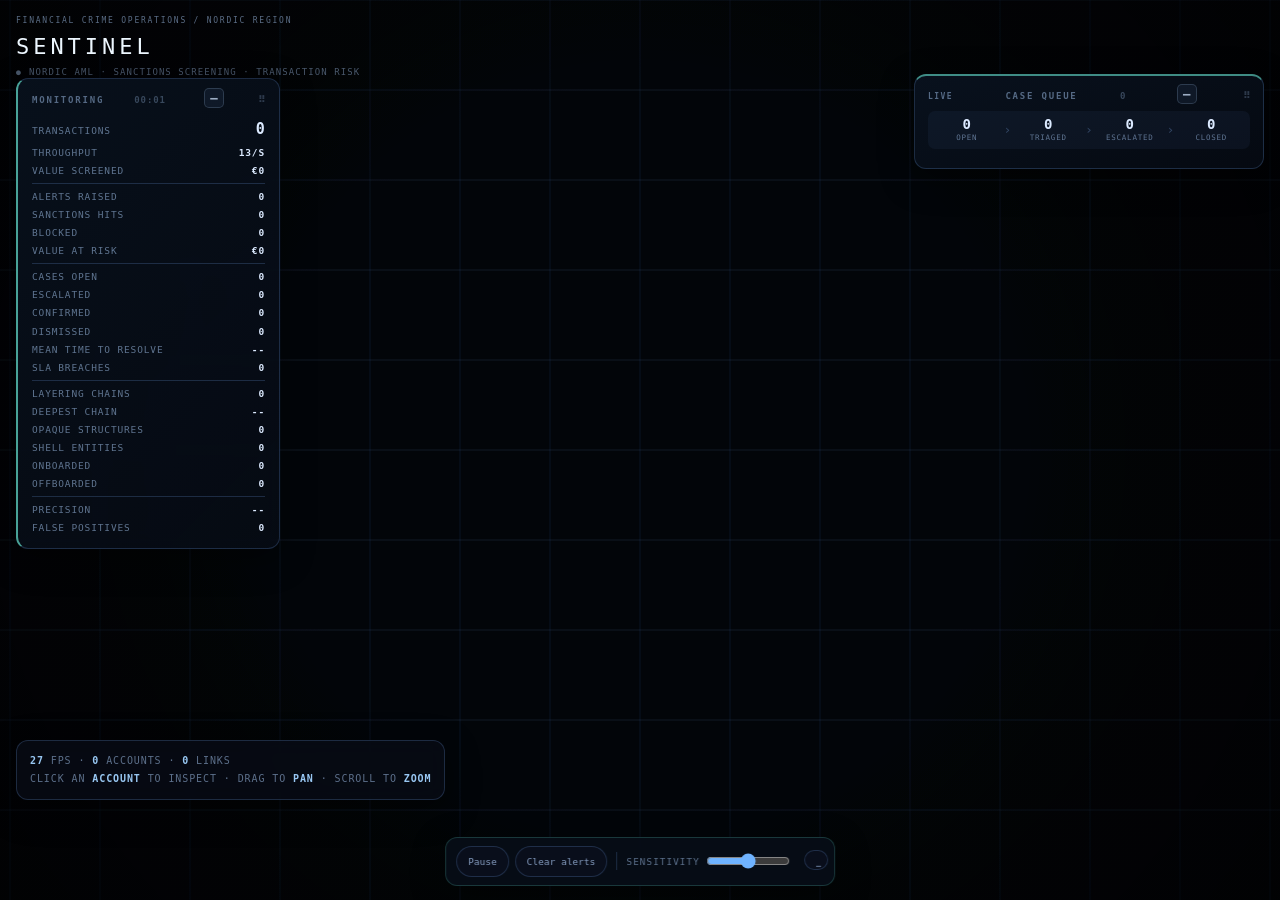
<file: Financialcrime_realtime.html>
<!DOCTYPE html>
<html lang="en">
<head>
<meta charset="UTF-8" />
<meta name="viewport" content="width=device-width, initial-scale=1.0" />
<title>Sentinel — Nordic AML &amp; Sanctions Screening</title>
<style>
  :root {
    --bg: #05070c;
    --ink: #cfe0ff;
    --dim: rgba(150, 180, 220, 0.6);
    --line: rgba(90, 130, 190, 0.28);
    --panel: rgba(8, 12, 22, 0.80);
    --crit: #ff5f6d;
    --high: #ffc857;
    --med:  #6fb3ff;
    --ok:   #4fe0a0;
  }
  * { margin: 0; padding: 0; box-sizing: border-box; }
  html, body {
    width: 100%; height: 100%;
    overflow: hidden;
    background: var(--bg);
    color: var(--ink);
    font-family: ui-monospace, SFMono-Regular, Menlo, monospace;
  }
  canvas { display: block; width: 100%; height: 100%; cursor: crosshair; }

  .panel {
    position: fixed;
    background: var(--panel);
    border: 1px solid var(--line);
    border-radius: 12px;
    backdrop-filter: blur(10px);
    padding: 11px 13px;
    font-size: 10px;
    letter-spacing: 0.09em;
    text-transform: uppercase;
    color: var(--dim);
    line-height: 1.8;
    user-select: none;
    box-shadow: 0 10px 34px rgba(0, 0, 0, 0.42);
  }
  .panel b { color: rgba(160, 210, 255, 0.95); font-weight: 600; }
  .panel h3 {
    font-size: 9px; letter-spacing: 0.2em; text-transform: uppercase;
    color: rgba(150, 180, 220, 0.55); margin-bottom: 7px; font-weight: 600;
    display: flex; justify-content: space-between; align-items: baseline;
  }
  .panel h3 em { font-style: normal; color: rgba(150, 180, 220, 0.35); letter-spacing: 0.1em; }
  .card-toggle {
    width: 20px; height: 20px; padding: 0; margin: -3px -4px 0 8px;
    border: 1px solid rgba(150, 180, 220, 0.22); border-radius: 5px;
    background: rgba(120, 160, 220, 0.08); color: rgba(210, 230, 255, 0.72);
    font: inherit; font-size: 14px; line-height: 16px; cursor: pointer;
    text-transform: none; letter-spacing: 0;
    pointer-events: auto;
  }
  .card-toggle:hover { color: var(--accent); border-color: rgba(102, 227, 208, 0.65); background: var(--accent-soft); }

  /* ---------------------------------------------------------- draggable cards */
  .panel.draggable { pointer-events: auto !important; }
  .panel.draggable h3 { cursor: grab; touch-action: none; pointer-events: auto !important; }
  .panel.draggable.dragging { cursor: grabbing; }
  .panel.draggable.dragging h3 { cursor: grabbing; }
  .panel.dragging { box-shadow: 0 18px 48px rgba(0, 0, 0, 0.6); border-color: rgba(120, 180, 255, 0.55); }
  .panel.draggable h3::after {
    content: '⠿'; margin-left: 8px; font-size: 10px; line-height: 1;
    color: rgba(150, 180, 220, 0.28); letter-spacing: 0;
  }
  .panel.draggable h3:hover::after { color: rgba(150, 180, 220, 0.6); }

  /* Collapsed: hide EVERYTHING except the header row, so live data that keeps
     streaming into the card never shows through while it is minimized. */
  .panel.card-collapsed { padding-bottom: 8px; }
  .panel.card-collapsed > :not(h3) { display: none !important; }
  .panel.card-collapsed h3 { margin-bottom: 0; }
  .panel.card-collapsed h3 > :not(.card-toggle) { display: none !important; }
  .panel.card-collapsed h3::after { display: none; }
  .panel.card-collapsed h3::before { display: none; }
  .panel.card-collapsed .card-toggle { display: block; margin: 0 0 0 auto; }

  /* ---------------------------------------------------------- title */
  #title { left: 16px; top: 14px; letter-spacing: 0.28em; pointer-events: none; }
  #title small { display: block; letter-spacing: 0.14em; color: rgba(150, 180, 220, 0.42); font-size: 9px; margin-top: 3px; }

  /* ---------------------------------------------------------- KPI strip */
  #kpis {
    left: 16px; top: 78px;
    width: 236px;
    pointer-events: none;
    padding: 8px 13px 7px;
    font-size: 9.5px;
  }
  #kpis .kpi {
    display: flex; justify-content: space-between; align-items: baseline;
    gap: 12px; padding: 0.5px 0;
  }
  #kpis .kpi span:first-child { color: rgba(150, 180, 220, 0.62); }
  #kpis .kpi span:last-child { color: #dceaff; font-weight: 600; font-variant-numeric: tabular-nums; }
  #kpis .kpi.big span:last-child { font-size: 15px; letter-spacing: 0.02em; }
  #kpis .divider { height: 1px; background: var(--line); margin: 3.5px 0; }

  /* ---------------------------------------------------------- risk mix */
  #mix { left: 16px; top: 512px; width: 236px; pointer-events: none; }
  #mix .bar {
    display: flex; height: 8px; border-radius: 4px; overflow: hidden;
    background: rgba(120, 160, 220, 0.12); margin: 4px 0 8px;
  }
  #mix .bar i { display: block; height: 100%; transition: width .4s ease; }
  #mix .legend { display: flex; flex-wrap: wrap; gap: 4px 12px; }
  #mix .legend span { display: flex; align-items: center; gap: 5px; font-size: 9px; letter-spacing: 0.06em; }
  #mix .legend i { width: 7px; height: 7px; border-radius: 2px; display: block; }
  #mix .legend b { color: #dceaff; }

  /* ---------------------------------------------------------- HUD */
  #hud { left: 16px; bottom: 100px; pointer-events: none; }

  /* ---------------------------------------------------------- alert stream */
  #feed {
    right: 16px; top: 14px;
    width: 300px;
    max-height: 40vh;
    overflow: hidden;
    text-transform: none;
    letter-spacing: 0.02em;
    font-size: 10.5px;
    line-height: 1.5;
    pointer-events: none;
  }
  #feed .item {
    display: flex; gap: 7px; align-items: baseline;
    padding: 4px 0;
    border-bottom: 1px solid rgba(90, 130, 190, 0.10);
    animation: slide 0.35s ease;
  }
  @keyframes slide { from { opacity: 0; transform: translateX(10px); } to { opacity: 1; transform: none; } }
  #feed .item .tag {
    flex: 0 0 auto; font-size: 8.5px; letter-spacing: 0.1em; text-transform: uppercase;
    padding: 1px 5px; border-radius: 4px; font-weight: 600;
  }
  #feed .item .txt { color: rgba(200, 220, 255, 0.82); }
  #feed .item .txt b { color: #e6f0ff; }
  #feed .item .amt { color: rgba(150, 180, 220, 0.55); font-size: 9.5px; }
  .t-crit { background: rgba(255, 95, 109, 0.18); color: #ff8f99; }
  .t-high { background: rgba(255, 200, 87, 0.16); color: #ffd479; }
  .t-med  { background: rgba(111, 179, 255, 0.16); color: #9ccbff; }
  .t-ok   { background: rgba(79, 224, 160, 0.14); color: #7fe0ab; }

  /* ---------------------------------------------------------- case funnel */
  #feed .funnel {
    display: flex; align-items: center; justify-content: space-between;
    gap: 2px; margin: 2px 0 8px;
    padding: 6px 4px;
    background: rgba(90, 130, 190, 0.07);
    border-radius: 7px;
  }
  #feed .funnel .stage {
    flex: 1; display: flex; flex-direction: column; align-items: center; gap: 1px;
  }
  #feed .funnel .stage .n {
    font-size: 14px; font-weight: 600; color: #dceaff; line-height: 1;
    font-variant-numeric: tabular-nums;
  }
  #feed .funnel .stage .l {
    font-size: 7.5px; letter-spacing: 0.1em; text-transform: uppercase;
    color: rgba(150, 180, 220, 0.6);
  }
  #feed .funnel .arrow { color: rgba(120, 160, 220, 0.35); font-size: 13px; }

  /* ---------------------------------------------------------- case rows */
  #case-list { display: flex; flex-direction: column; }
  #feed .case {
    padding: 5px 0 6px;
    border-bottom: 1px solid rgba(90, 130, 190, 0.10);
    transition: background .3s ease;
  }
  #feed .case.enter { animation: slide 0.35s ease; }
  #feed .case.flash { background: rgba(120, 200, 255, 0.07); }
  #feed .case .row1 {
    display: flex; align-items: center; gap: 6px; margin-bottom: 2px;
  }
  #feed .case .cid {
    font-size: 9px; color: rgba(150, 180, 220, 0.55);
    font-variant-numeric: tabular-nums;
  }
  #feed .case .cstat {
    font-size: 8px; letter-spacing: 0.09em; text-transform: uppercase;
    padding: 1px 5px; border-radius: 4px; font-weight: 600;
    background: rgba(120, 160, 220, 0.12); color: rgba(180, 205, 240, 0.85);
  }
  #feed .case .camt {
    margin-left: auto; font-size: 9.5px; color: rgba(150, 180, 220, 0.6);
    font-variant-numeric: tabular-nums;
  }
  #feed .case .row2 { color: rgba(200, 220, 255, 0.78); }
  #feed .case .row2 b { color: #e6f0ff; }
  #feed .case .sla {
    height: 2px; margin-top: 4px; border-radius: 2px;
    background: rgba(120, 160, 220, 0.12); overflow: hidden;
  }
  #feed .case .sla i { display: block; height: 100%; transition: width .3s linear; }
  #feed .case.c-open .cstat { background: rgba(111, 179, 255, 0.16); color: #9ccbff; }
  #feed .case.c-triaged .cstat { background: rgba(255, 200, 87, 0.16); color: #ffd479; }
  #feed .case.c-escalated .cstat { background: rgba(255, 95, 109, 0.18); color: #ff8f99; }
  #feed .case.c-conf .cstat { background: rgba(255, 95, 109, 0.18); color: #ff8f99; }
  #feed .case.c-dism .cstat { background: rgba(79, 224, 160, 0.14); color: #7fe0ab; }
  #feed .case.c-conf, #feed .case.c-dism { opacity: 0.62; }

  /* ---------------------------------------------------------- inspector */
  #inspector {
    right: 16px; bottom: 14px;
    width: 300px;
    max-height: 52vh;
    overflow-y: auto;
    display: none;
    text-transform: none;
    letter-spacing: 0.02em;
    font-size: 11px;
    line-height: 1.55;
    color: rgba(200, 220, 255, 0.85);
    scrollbar-width: thin;
  }
  #inspector.on { display: block; }
  #inspector h3 {
    font-size: 11px; letter-spacing: 0.14em; text-transform: uppercase;
    color: #ffe066; margin-bottom: 3px; font-weight: 600;
  }
  #inspector h3 .badge {
    font-size: 8.5px; letter-spacing: 0.1em; padding: 2px 6px; border-radius: 4px;
    background: rgba(255, 224, 102, 0.14); color: #ffe066;
  }
  #inspector .thought {
    font-style: italic;
    color: #cfe6ff;
    background: rgba(120, 200, 255, 0.08);
    border-left: 2px solid rgba(140, 200, 255, 0.6);
    padding: 6px 8px;
    border-radius: 4px;
    margin: 8px 0;
    min-height: 30px;
  }
  #inspector .grid {
    display: grid; grid-template-columns: 1fr 1fr; gap: 2px 12px; margin: 6px 0;
  }
  #inspector .grid .cell { display: flex; justify-content: space-between; gap: 8px; }
  #inspector .grid .cell span:first-child { color: rgba(150, 180, 220, 0.6); font-size: 9.5px; }
  #inspector .sect {
    font-size: 8.5px; letter-spacing: 0.18em; text-transform: uppercase;
    color: rgba(150, 180, 220, 0.45); margin: 10px 0 4px;
    border-top: 1px solid rgba(90, 130, 190, 0.16); padding-top: 7px;
  }
  #title {
    left: 16px; top: 14px; width: 390px; padding: 0;
    background: transparent; border: 0; box-shadow: none; backdrop-filter: none;
    letter-spacing: 0.22em; pointer-events: none;
  }
  #title strong { display: block; color: #edf7ff; font-size: 22px; line-height: 1.05; font-weight: 500; letter-spacing: 0.18em; }
  #title .eyebrow { display: block; color: var(--accent); font-size: 8px; letter-spacing: 0.22em; margin-bottom: 7px; }
  #title small { display: block; letter-spacing: 0.12em; color: rgba(150, 180, 220, 0.48); font-size: 9px; margin-top: 6px; }
  #title small::before { content: '●'; color: var(--accent); margin-right: 7px; font-size: 8px; }
  #inspector .sig .s { display: flex; align-items: center; gap: 8px; margin-top: 3px; }
  #inspector .sig .s > span {
    width: 264px;
    text-transform: uppercase; color: rgba(150, 180, 220, 0.65);
  }
  #inspector .sig .bar { flex: 1; height: 4px; border-radius: 2px; background: rgba(120, 160, 220, 0.16); overflow: hidden; }
  #inspector .sig .bar i { display: block; height: 100%; width: 0%; background: #7fd1ff; }
  #inspector .sig .s > em { font-style: normal; font-size: 9px; color: rgba(150, 180, 220, 0.5); width: 26px; text-align: right; }
  #inspector .hint { margin-top: 9px; color: rgba(150, 180, 220, 0.4); font-size: 9px; }

  /* ---------------------------------------------------------- controls */
  #controls {
    left: 50%; bottom: 14px; transform: translateX(-50%);
    display: flex; align-items: center; gap: 6px;
    padding: 8px 10px;
    text-transform: none; letter-spacing: 0.02em;
    flex-wrap: wrap; justify-content: center; max-width: min(820px, 66vw);
    border-color: rgba(102, 227, 208, 0.2);
    background: rgba(7, 14, 24, 0.9);
  }
  #controls button {
    border: 1px solid var(--line);
    border-radius: 999px;
    padding: 6px 11px;
    background: rgba(12, 18, 32, 0.6);
    color: rgba(180, 210, 255, 0.72);
    font: inherit; font-size: 9.5px;
    cursor: pointer;
    transition: background .15s ease, border-color .15s ease, color .15s ease;
  }
  #controls button:hover { color: #dbe9ff; border-color: rgba(120, 180, 255, 0.6); background: rgba(30, 55, 90, 0.68); }
  #controls button.on { color: #e9f4ff; border-color: rgba(130, 195, 255, 0.85); background: rgba(70, 130, 220, 0.26); }
  #controls .sep { width: 1px; height: 18px; background: var(--line); margin: 0 3px; }
  #controls label { display: flex; align-items: center; gap: 6px; color: var(--dim); font-size: 9.5px; letter-spacing: 0.1em; text-transform: uppercase; }
  #controls input[type=range] { width: 84px; accent-color: #6fb3ff; }
  #controls .card-toggle { flex: 0 0 auto; order: 10; }
  #controls.card-collapsed { min-width: 42px; width: 42px; padding: 8px; }
  #controls.card-collapsed > :not(.card-toggle) { display: none !important; }
  #controls.card-collapsed .card-toggle { display: block; margin: 0; }

  #kpis {
    width: 264px;
    padding: 12px 14px 11px;
    border-left: 2px solid rgba(102, 227, 208, 0.7);
    background: linear-gradient(135deg, rgba(8, 17, 29, 0.92), rgba(7, 12, 22, 0.78));
  }
  #mix {
    top: auto;
    bottom: 154px;
    width: 264px;
    background: var(--panel-soft);
  }
  #feed {
    top: 74px;
    width: 350px;
    max-height: 58vh;
    border-top: 2px solid rgba(102, 227, 208, 0.6);
    background: linear-gradient(160deg, rgba(9, 18, 31, 0.94), rgba(6, 11, 20, 0.86));
  }
  #feed h3::before { content: 'LIVE'; color: var(--accent); font-size: 8px; letter-spacing: 0.18em; margin-right: 10px; }
  #inspector {
    width: 350px;
    border-top: 2px solid rgba(255, 200, 87, 0.65);
    background: linear-gradient(160deg, rgba(12, 20, 34, 0.95), rgba(7, 12, 22, 0.88));
  }

  @media (max-width: 1180px) {
    #mix { display: none; }
  }
  @media (max-height: 900px) {
    #mix { display: none; }
  }
  @media (max-height: 760px) {
    #kpis .kpi:nth-child(n+11) { display: none; }
  }
  @media (max-width: 900px) {
    #feed { display: none; }
    #inspector { width: 250px; }
    #kpis { width: 200px; }
  }
</style>
</head>
<body>
<canvas id="scene"></canvas>

<div class="panel" id="title">
  <span class="eyebrow">FINANCIAL CRIME OPERATIONS / NORDIC REGION</span>
  <strong>Sentinel</strong>
  <small>Nordic AML &middot; sanctions screening &middot; transaction risk</small>
</div>

<div class="panel" id="kpis">
  <h3>Monitoring <em id="st-clock">--</em><button class="card-toggle" type="button" aria-label="Collapse monitoring card" aria-expanded="true">−</button></h3>
  <div class="kpi big"><span>transactions</span><span id="st-tx">--</span></div>
  <div class="kpi"><span>throughput</span><span id="st-rate">--</span></div>
  <div class="kpi"><span>value screened</span><span id="st-value">--</span></div>
  <div class="divider"></div>
  <div class="kpi"><span>alerts raised</span><span id="st-alerts">--</span></div>
  <div class="kpi"><span>sanctions hits</span><span id="st-sanctions">--</span></div>
  <div class="kpi"><span>blocked</span><span id="st-blocked">--</span></div>
  <div class="kpi"><span>value at risk</span><span id="st-var">--</span></div>
  <div class="divider"></div>
  <div class="kpi"><span>cases open</span><span id="st-cases">--</span></div>
  <div class="kpi"><span>escalated</span><span id="st-escalated">--</span></div>
  <div class="kpi"><span>confirmed</span><span id="st-confirmed">--</span></div>
  <div class="kpi"><span>dismissed</span><span id="st-dismissed">--</span></div>
  <div class="kpi"><span>mean time to resolve</span><span id="st-mttr">--</span></div>
  <div class="kpi"><span>SLA breaches</span><span id="st-sla">--</span></div>
  <div class="divider"></div>
  <div class="kpi"><span>layering chains</span><span id="st-chains">--</span></div>
  <div class="kpi"><span>deepest chain</span><span id="st-chainmax">--</span></div>
  <div class="kpi"><span>opaque structures</span><span id="st-opaque">--</span></div>
  <div class="kpi"><span>shell entities</span><span id="st-shells">--</span></div>
  <div class="kpi"><span>onboarded</span><span id="st-onboard">--</span></div>
  <div class="kpi"><span>offboarded</span><span id="st-exited">--</span></div>
  <div class="divider"></div>
  <div class="kpi"><span>precision</span><span id="st-prec">--</span></div>
  <div class="kpi"><span>false positives</span><span id="st-fp">--</span></div>
</div>

<div class="panel" id="mix">
  <h3>Risk distribution <button class="card-toggle" type="button" aria-label="Collapse risk distribution card" aria-expanded="true">−</button></h3>
  <div class="bar" id="mix-bar"></div>
  <div class="legend">
    <span><i style="background:#4fe0a0"></i>clear <b id="mix-clear">0</b></span>
    <span><i style="background:#6fb3ff"></i>review <b id="mix-review">0</b></span>
    <span><i style="background:#ffc857"></i>suspicious <b id="mix-susp">0</b></span>
    <span><i style="background:#ff5f6d"></i>blocked <b id="mix-block">0</b></span>
  </div>
</div>

<div class="panel" id="hud">
  <div><b id="fps">--</b> fps &middot; <b id="nodes">--</b> accounts &middot; <b id="edges">--</b> links</div>
  <div>click an <b>account</b> to inspect &middot; drag to <b>pan</b> &middot; scroll to <b>zoom</b></div>
</div>

<div class="panel" id="feed">
  <h3>Case queue <em id="case-count">0</em><button class="card-toggle" type="button" aria-label="Collapse case queue card" aria-expanded="true">−</button></h3>
  <div class="funnel">
    <div class="stage"><span class="n" id="case-open">0</span><span class="l">open</span></div>
    <div class="arrow">&rsaquo;</div>
    <div class="stage"><span class="n" id="case-triaged">0</span><span class="l">triaged</span></div>
    <div class="arrow">&rsaquo;</div>
    <div class="stage"><span class="n" id="case-esc">0</span><span class="l">escalated</span></div>
    <div class="arrow">&rsaquo;</div>
    <div class="stage"><span class="n" id="case-closed">0</span><span class="l">closed</span></div>
  </div>
  <div id="case-list"></div>
</div>

<div class="panel" id="inspector">
  <h3><span id="ins-title">Account</span><span class="badge" id="ins-badge">--</span><button class="card-toggle" type="button" aria-label="Collapse account inspector card" aria-expanded="true">−</button></h3>
  <div class="sub" id="ins-sub">--</div>
  <div class="thought" id="ins-thought">&ldquo;&hellip;&rdquo;</div>

  <div class="grid">
    <div class="cell"><span>risk score</span><span id="ins-risk">--</span></div>
    <div class="cell"><span>verdict</span><span id="ins-verdict">--</span></div>
    <div class="cell"><span>volume</span><span id="ins-vol">--</span></div>
    <div class="cell"><span>counterparties</span><span id="ins-cp">--</span></div>
    <div class="cell"><span>jurisdiction</span><span id="ins-jur">--</span></div>
    <div class="cell"><span>structuring</span><span id="ins-struct">--</span></div>
  </div>

  <div class="sect">Sanctions screening</div>
  <div class="grid">
    <div class="cell"><span>list match</span><span id="ins-sanction">--</span></div>
    <div class="cell"><span>match score</span><span id="ins-sanction-score">--</span></div>
    <div class="cell"><span>exposure</span><span id="ins-exposure">--</span></div>
    <div class="cell"><span>hops to listed</span><span id="ins-hops">--</span></div>
  </div>

  <div class="sect">Ownership &amp; layering</div>
  <div class="grid">
    <div class="cell"><span>vehicle</span><span id="ins-vehicle">--</span></div>
    <div class="cell"><span>opacity</span><span id="ins-opacity">--</span></div>
    <div class="cell"><span>UBO depth</span><span id="ins-ubodepth">--</span></div>
    <div class="cell"><span>ultimate owner</span><span id="ins-ubo">--</span></div>
    <div class="cell"><span>controls</span><span id="ins-owns">--</span></div>
    <div class="cell"><span>chain position</span><span id="ins-chainpos">--</span></div>
  </div>

  <div class="sect">Typology signals</div>
  <div class="sig" id="ins-sigs"></div>
  <div class="hint">click again to deselect</div>
</div>

<div class="panel" id="controls">
  <button id="btn-pause">Pause</button>
  
  
  
  <button id="btn-clear">Clear alerts</button>
  <div class="sep"></div>
  <label>sensitivity <input id="sens" type="range" min="20" max="90" value="55" /></label>
  <button class="card-toggle" type="button" aria-label="Collapse controls card" aria-expanded="true">−</button>
</div>

<script>
(() => {
  'use strict';

  const canvas = document.getElementById('scene');
  const ctx = canvas.getContext('2d', { alpha: false });

  const $ = (id) => document.getElementById(id);
  const fpsEl = $('fps'), nodesEl = $('nodes'), edgesEl = $('edges');
  const stTx = $('st-tx'), stRate = $('st-rate'), stValue = $('st-value');
  const stAlerts = $('st-alerts'), stSanctions = $('st-sanctions'), stBlocked = $('st-blocked');
  const stVar = $('st-var'), stPrec = $('st-prec'), stFp = $('st-fp'), stClock = $('st-clock');
  const stChains = $('st-chains'), stChainMax = $('st-chainmax'), stOpaque = $('st-opaque'), stShells = $('st-shells');
  const stOnboard = $('st-onboard'), stExited = $('st-exited');
  const stCases = $('st-cases'), stEscalated = $('st-escalated'), stConfirmed = $('st-confirmed');
  const stDismissed = $('st-dismissed'), stMttr = $('st-mttr'), stSla = $('st-sla');
  const mixBar = $('mix-bar');
  const mixClear = $('mix-clear'), mixReview = $('mix-review'), mixSusp = $('mix-susp'), mixBlock = $('mix-block');
  const caseList = $('case-list'), caseCount = $('case-count');
  const caseOpen = $('case-open'), caseTriaged = $('case-triaged');
  const caseEsc = $('case-esc'), caseClosed = $('case-closed');
  const inspectorEl = $('inspector');
  const insTitle = $('ins-title'), insBadge = $('ins-badge'), insSub = $('ins-sub'), insThought = $('ins-thought');
  const insRisk = $('ins-risk'), insVerdict = $('ins-verdict'), insVol = $('ins-vol'), insCp = $('ins-cp');
  const insJur = $('ins-jur'), insStruct = $('ins-struct');
  const insSanction = $('ins-sanction'), insSanctionScore = $('ins-sanction-score');
  const insExposure = $('ins-exposure'), insHops = $('ins-hops');
  const insVehicle = $('ins-vehicle'), insOpacity = $('ins-opacity'), insUboDepth = $('ins-ubodepth');
  const insUbo = $('ins-ubo'), insOwns = $('ins-owns'), insChainPos = $('ins-chainpos');
  const insSigs = $('ins-sigs');
  const btnPause = $('btn-pause'), btnBurst = $('btn-burst'), btnSanction = $('btn-sanction'), btnClear = $('btn-clear');
  const btnLayer = $('btn-layer');
  const sensEl = $('sens');

  let W = 0, H = 0, DPR = 1;

  // ---------------------------------------------------------------- config
  const CONFIG = {
    accountCount: 0,
    ringSize: 9,
    txPerSecond: 26,
    burstRate: 140,
    edgeLife: 2.6,
    edgeMax: 420,
    nodeRadius: 3.2,
    hubRadius: 6.4,
    linkDist: 210,
    zoomMin: 0.45,
    zoomMax: 3.0,
    trailAlpha: 0.30,
    riskDecay: 0.22,
    riskRise: 0.85,
    alertCooldown: 3.2,
    sensitivity: 0.55,
    exposureThreshold: 0.30,   // share of flow to listed parties that flags exposure
    chainMin: 3,               // shortest layering chain worth flagging
    chainMax: 6,               // longest layering chain we will build
    chainMaxLive: 6,           // most chains allowed on screen at once
    chainLife: 34,             // seconds a layering chain stays live
    chainRate: 0.10,           // probability per tick of spawning a new chain
    ownershipDepth: 4,         // max layers in an ownership stack
    opaqueThreshold: 0.55,     // opacity above which a structure is 'complex'
    caseQueueMax: 60,          // most cases held in the queue at once
    caseSla: 26,               // seconds before an open case breaches SLA
    autoTriageRate: 0.92,      // probability an analyst auto-triages a case
    autoTriageDelay: [0.5, 2.2], // seconds before auto-triage fires
    autoCloseRate: 0.55,       // probability an auto-triaged case is closed
    autoResolveDelay: [1.0, 3.0], // seconds an escalated case takes to resolve
    exitDelay: [2.5, 7.0],     // seconds a blocked account takes to be offboarded
    onboardRate: 4.0,          // customers onboarded per second
    onboardLinks: [2, 5],      // links a new customer opens on arrival
    accountFloor: 175,         // do not onboard below this many accounts
    accountCeil: 230,          // do not onboard above this many accounts
  };

  // ---------------------------------------------------------------- state
  const accounts = [];
  const edges = [];
  const alerts = [];
  const rings = [];
  const chains = [];
  const cases = [];            // open + recently closed alert cases
  let time = 0;
  let last = performance.now();
  let fpsAccum = 0, fpsFrames = 0;
  let txAccum = 0;
  let txTotal = 0;
  let alertTotal = 0;
  let blockedTotal = 0;
  let sanctionHits = 0;
  let valueScreened = 0;
  let valueAtRisk = 0;
  let truePositives = 0, falsePositives = 0;
  let paused = false;
  let selected = null;
  let hoverNode = null;
  let chainTotal = 0;          // layering chains spawned
  let chainActive = 0;         // layering chains currently live
  let opaqueStructures = 0;    // accounts sitting under a complex ownership stack
  let shellTotal = 0;          // shell entities in the world
  let maxChainSeen = 0;        // deepest layering chain observed
  let maxOwnershipDepth = 0;   // deepest ownership stack observed
  let nextAccountId = CONFIG.accountCount; // id for the next onboarded customer
  let onboardAccum = 0;        // fractional onboarding accumulator
  let onboardedTotal = 0;      // customers onboarded since boot
  let exitedTotal = 0;         // customers offboarded since boot

  // ---- case management counters
  let caseSeq = 0;             // monotonically increasing case id
  let casesOpened = 0;         // total cases ever opened
  let casesClosed = 0;         // total cases resolved
  let casesEscalated = 0;      // total cases escalated to L2
  let casesSlaBreached = 0;    // total cases that blew their SLA
  let casesConfirmed = 0;      // closed as a true hit
  let casesDismissed = 0;      // closed as a false positive
  let valueRecovered = 0;      // value frozen from confirmed cases
  let valueCleared = 0;        // value released from dismissed cases
  let mttrSum = 0;             // sum of resolution times, for the mean
  let mttrCount = 0;

  const cam = { x: 0, y: 0, zoom: 1, targetZoom: 1, dragging: false, moved: false, lastX: 0, lastY: 0 };

  // ---------------------------------------------------------------- utils
  const rand = (a, b) => a + Math.random() * (b - a);
  const clamp = (v, a, b) => (v < a ? a : v > b ? b : v);
  const pick = (arr) => arr[Math.floor(Math.random() * arr.length)];
  const money = (v) => {
    if (v >= 1e9) return '\u20ac' + (v / 1e9).toFixed(2) + 'B';
    if (v >= 1e6) return '\u20ac' + (v / 1e6).toFixed(2) + 'M';
    if (v >= 1e3) return '\u20ac' + (v / 1e3).toFixed(1) + 'K';
    return '\u20ac' + v.toFixed(0);
  };
  const pct = (v) => (v * 100).toFixed(0) + '%';

  // ---------------------------------------------------------------- typologies
  const TYPOLOGIES = [
    { id: 'structuring', label: 'structuring',            weight: 1.00 },
    { id: 'layering',    label: 'layering',               weight: 0.95 },
    { id: 'velocity',    label: 'velocity spike',         weight: 0.80 },
    { id: 'fanout',      label: 'fan-out',                weight: 0.85 },
    { id: 'fanin',       label: 'fan-in',                 weight: 0.85 },
    { id: 'roundtrip',   label: 'round-tripping',         weight: 0.90 },
    { id: 'dormant',     label: 'dormant reactivation',   weight: 0.70 },
    { id: 'highrisk',    label: 'high-risk jurisdiction', weight: 0.75 },
    { id: 'mule',        label: 'mule network',           weight: 0.92 },
    { id: 'smurf',       label: 'smurfing',               weight: 0.88 },
    { id: 'chain',       label: 'layering chain',         weight: 0.94 },
    { id: 'opacity',     label: 'opaque ownership',       weight: 0.86 },
    { id: 'nested',      label: 'nested shell stack',     weight: 0.90 },
    { id: 'nominee',     label: 'nominee control',        weight: 0.78 },
    // Nordic-specific typologies
    { id: 'tradeinv',    label: 'trade-based laundering', weight: 0.88 },
    { id: 'cashintens',  label: 'cash-intensive business', weight: 0.72 },
    { id: 'cryptooff',   label: 'crypto off-ramp',        weight: 0.84 },
    { id: 'sanctionseva', label: 'sanctions evasion',     weight: 0.96 },
  ];

  const JURISDICTIONS = [
    // home markets - low risk, heavily supervised
    { code: 'SE', risk: 0.04 }, { code: 'DK', risk: 0.04 }, { code: 'NO', risk: 0.05 },
    { code: 'FI', risk: 0.05 }, { code: 'IS', risk: 0.07 },
    // near neighbours and the usual Nordic counterparties
    { code: 'EE', risk: 0.22 }, { code: 'LV', risk: 0.30 }, { code: 'LT', risk: 0.24 },
    { code: 'DE', risk: 0.06 }, { code: 'NL', risk: 0.07 }, { code: 'GB', risk: 0.06 },
    { code: 'PL', risk: 0.18 },
    // the corridors Nordic banks actually get fined over
    { code: 'RU', risk: 0.82 }, { code: 'BY', risk: 0.74 }, { code: 'UA', risk: 0.44 },
    { code: 'CY', risk: 0.52 }, { code: 'MT', risk: 0.34 }, { code: 'AE', risk: 0.38 },
    { code: 'TR', risk: 0.46 }, { code: 'PA', risk: 0.62 }, { code: 'KY', risk: 0.58 },
    { code: 'VG', risk: 0.66 }, { code: 'BVI', risk: 0.72 }, { code: 'SC', risk: 0.68 },
    { code: 'LI', risk: 0.52 }, { code: 'KP', risk: 0.95 },
  ];

  const KINDS = ['retail', 'business', 'corporate', 'wallet', 'shell', 'exchange'];

  // Corporate vehicles used to build ownership stacks. The opacity of a layer
  // is how hard it is to see through it to the real controller. Nordic
  // structures lean on foundations and holding companies rather than bearer
  // shares, which are not issuable in SE/DK/NO/FI.
  const VEHICLES = [
    { id: 'holdco',   label: 'holding co',      opacity: 0.30 },
    { id: 'ab',       label: 'aktiebolag',      opacity: 0.26 },
    { id: 'aps',      label: 'anpartsselskab',  opacity: 0.28 },
    { id: 'as',       label: 'aksjeselskap',    opacity: 0.28 },
    { id: 'oy',       label: 'osakeyhtiö', opacity: 0.28 },
    { id: 'nominee',  label: 'nominee director', opacity: 0.72 },
    { id: 'trust',    label: 'discretionary trust', opacity: 0.80 },
    { id: 'foundation', label: 'stiftelse',     opacity: 0.78 },
    { id: 'spv',      label: 'SPV',             opacity: 0.44 },
    { id: 'offshore', label: 'offshore IBC',    opacity: 0.84 },
  ];

  // Layering hops: each leg of a chain has a characteristic shape. The chain
  // is the point - no single leg looks criminal on its own.
  const LAYER_LEGS = [
    { id: 'placement',  label: 'placement',   amount: [40000, 90000] },
    { id: 'split',      label: 'split',       amount: [9000, 9900] },
    { id: 'convert',    label: 'conversion',  amount: [15000, 60000] },
    { id: 'merge',      label: 'consolidation', amount: [60000, 140000] },
    { id: 'integration', label: 'integration', amount: [30000, 120000] },
  ];

  // Sanctions / watchlists a Nordic bank screens against. EU and UN lists are
  // directly binding in SE/DK/FI; Norway mirrors them through the EEA and adds
  // its own. National PEP registers are separate from the sanctions lists.
  const LISTS = [
    { id: 'EU-CFSP',   label: 'EU CFSP',        severity: 1.00 },
    { id: 'UN-1267',   label: 'UN 1267',        severity: 0.98 },
    { id: 'NO-EEA',    label: 'NO EEA measures', severity: 0.94 },
    { id: 'OFAC-SDN',  label: 'OFAC SDN',       severity: 0.96 },
    { id: 'UK-OFSI',   label: 'UK OFSI',        severity: 0.92 },
    { id: 'PEP-SE',    label: 'SE PEP register', severity: 0.55 },
    { id: 'PEP-DK',    label: 'DK PEP register', severity: 0.55 },
    { id: 'PEP-NO',    label: 'NO PEP register', severity: 0.55 },
    { id: 'PEP-FI',    label: 'FI PEP register', severity: 0.55 },
    { id: 'ADVERSE',   label: 'adverse media',  severity: 0.45 },
  ];

  // ---------------------------------------------------------------- world
  // A single account record. Extracted so the bank can onboard new customers
  // at runtime, not just at boot.
  function makeAccount(id, x, y) {
    const kind = pick(KINDS);
    const jur = pick(JURISDICTIONS);
    return {
      id,
      name: 'AC-' + String(1000 + id),
      kind,
      jur,
      x, y,
      vx: rand(-0.12, 0.12),
      vy: rand(-0.12, 0.12),
      baseline: rand(0.6, 3.4),
      volume: rand(2e4, 4e6),
      counterparties: new Set(),
      outTo: new Set(),
      inFrom: new Set(),
      recent: [],
      band: [],
      riskyFlow: 0,
      risk: rand(0.02, 0.16),
      riskTarget: 0,
      signals: {},
      verdict: 'clear',
      thought: 'monitoring...',
      thoughtT: 0,
      lastAlert: -999,
      ring: null,
      isFraud: false,
      pulse: 0,
      structCount: 0,
      // ---- lifecycle
      born: time,             // when the customer was onboarded
      exiting: false,         // blocked and on the way out of the bank
      exitAt: Infinity,       // when the offboarding completes
      exitT: 0,               // 0..1 progress of the exit animation
      // ---- sanctions state
      listed: false,          // is this account itself on a list
      list: null,             // which list
      matchScore: 0,          // fuzzy name-match confidence 0..1
      exposure: 0,            // share of flow touching listed parties
      hops: Infinity,         // graph distance to the nearest listed party
      sanctionFlag: false,    // currently tripping the screen
      // ---- ownership state
      owner: null,            // account that controls this one
      owns: [],               // accounts this one controls
      vehicle: null,          // corporate vehicle type, if any
      opacity: 0,             // how hard this layer is to see through 0..1
      uboDepth: 0,            // layers between this account and its ultimate owner
      ubo: null,              // ultimate beneficial owner account
      nominee: false,         // controlled by a nominee rather than a real person
      // ---- layering state
      chain: null,            // layering chain id this account is part of
      chainPos: -1,           // position in the chain, 0 = entry
      chainLeg: null,         // which leg of the chain this hop represents
    };
  }

  function buildWorld() {
    accounts.length = 0;
    for (let i = 0; i < CONFIG.accountCount; i++) {
      const angle = rand(0, Math.PI * 2);
      const radius = Math.pow(Math.random(), 0.6) * Math.min(W, H) * 0.42;
      
    }

    for (let i = 0; i < 6; i++) {
      if (accounts.length > 0) {
        const a = pick(accounts);
        if (a) {
          a.kind = 'exchange';
          a.baseline *= 3.2;
          a.volume *= 8;
        }
      }
    }

    // buildOwnership();
  }

  // ---------------------------------------------------------------- ownership
  // Build corporate ownership stacks. A stack is a chain of vehicles ending in
  // an ultimate beneficial owner. The deeper and more opaque the stack, the
  // harder it is to answer "who actually controls this account?".
  function buildOwnership() {
    const pool = accounts.slice();
    // shuffle so stacks are scattered across the map
    for (let i = pool.length - 1; i > 0; i--) {
      const j = Math.floor(Math.random() * (i + 1));
      [pool[i], pool[j]] = [pool[j], pool[i]];
    }

    let cursor = 0;
    const stackCount = Math.floor(accounts.length / 14);
    for (let s = 0; s < stackCount && cursor < pool.length - 2; s++) {
      const depth = 2 + Math.floor(Math.random() * (CONFIG.ownershipDepth - 1));
      const stack = [];
      for (let d = 0; d < depth && cursor < pool.length; d++) {
        stack.push(pool[cursor++]);
      }
      if (stack.length < 2) break;

      // the last node in the stack is the ultimate beneficial owner
      const ubo = stack[stack.length - 1];
      ubo.kind = 'corporate';
      ubo.vehicle = null;
      ubo.opacity = 0.05;
      ubo.ubo = ubo;
      ubo.uboDepth = 0;

      for (let d = stack.length - 2; d >= 0; d--) {
        const node = stack[d];
        const child = stack[d + 1];
        const vehicle = pick(VEHICLES);
        node.kind = 'shell';
        node.vehicle = vehicle;
        node.opacity = vehicle.opacity;
        node.owner = child;
        node.ubo = ubo;
        node.uboDepth = stack.length - 1 - d;
        node.nominee = vehicle.id === 'nominee' || vehicle.id === 'trust';
        node.jur = pick(JURISDICTIONS.filter(j => j.risk > 0.4));
        child.owns.push(node);
        if (node.nominee) shellTotal++;
      }
    }

    // a handful of standalone shells that are not part of a stack
    for (const a of accounts) {
      if (a.kind === 'shell' && !a.vehicle) {
        const v = pick(VEHICLES);
        a.vehicle = v;
        a.opacity = v.opacity;
        a.ubo = a;
        a.uboDepth = 0;
        shellTotal++;
      }
    }

    maxOwnershipDepth = accounts.reduce((m, a) => Math.max(m, a.uboDepth), 0);
    opaqueStructures = accounts.filter(a => a.opacity > CONFIG.opaqueThreshold).length;
  }

  // ---------------------------------------------------------------- lifecycle
  // A blocked account is offboarded: the bank exits the relationship, the node
  // fades out and is removed, and its links are torn down. New customers are
  // onboarded continuously so the book keeps its shape.

  function beginExit(a) {
    if (a.exiting) return;
    a.exiting = true;
    a.exitAt = time + rand(CONFIG.exitDelay[0], CONFIG.exitDelay[1]);
    a.pulse = 1;
  }

  function removeAccount(a) {
    // tear down every link this account holds, in both directions
    for (const other of accounts) {
      if (other === a) continue;
      if (other.counterparties.delete(a.id)) {
        other.outTo.delete(a.id);
        other.inFrom.delete(a.id);
      }
    }
    // drop any edge still in flight that touches it
    for (let i = edges.length - 1; i >= 0; i--) {
      if (edges[i].a === a || edges[i].b === a) edges.splice(i, 1);
    }
    // release it from any ring or chain it belonged to
    if (a.ring !== null) {
      const r = rings.find(x => x.id === a.ring);
      if (r) {
        r.members = r.members.filter(m => m !== a);
        if (r.members.length < 2) rings.splice(rings.indexOf(r), 1);
      }
    }
    if (a.chain !== null) {
      const c = chains.find(x => x.id === a.chain);
      if (c) {
        c.members = c.members.filter(m => m !== a);
        if (c.members.length < 2) chains.splice(chains.indexOf(c), 1);
      }
    }
    // detach from the ownership stack
    if (a.owner) a.owner.owns = a.owner.owns.filter(x => x !== a);
    for (const child of a.owns) child.owner = null;

    const idx = accounts.indexOf(a);
    if (idx >= 0) accounts.splice(idx, 1);
    if (selected === a) { selected = null; updateInspector(); }
    if (hoverNode === a) hoverNode = null;
    exitedTotal++;
  }

  function updateLifecycle(dt) {
    for (let i = accounts.length - 1; i >= 0; i--) {
      const a = accounts[i];
      if (!a.exiting) {
        // a blocked account is a relationship the bank no longer wants
        if (a.verdict === 'blocked' && !a.listed) beginExit(a);
        continue;
      }
      a.exitT = clamp((time - (a.exitAt - CONFIG.exitDelay[1])) / CONFIG.exitDelay[1], 0, 1);
      if (time >= a.exitAt) removeAccount(a);
    }

    // onboard new customers to keep the book at its target size
    onboardAccum += CONFIG.onboardRate * dt;
    while (onboardAccum >= 1) {
      onboardAccum--;
      if (accounts.length < CONFIG.accountFloor) onboardCustomer();
    }
  }

  // A new customer arrives at the edge of the map and immediately opens a few
  // links to existing accounts, so the graph stays connected as old nodes exit.
  function onboardCustomer() {
    if (accounts.length >= CONFIG.accountCeil) return;
    const angle = rand(0, Math.PI * 2);
    const radius = Math.min(W, H) * 0.46;
    const x = clamp(W / 2 + Math.cos(angle) * radius, 40, W - 40);
    const y = clamp(H / 2 + Math.sin(angle) * radius, 40, H - 40);

    const a = makeAccount(nextAccountId++, x, y);
    a.born = time;
    a.pulse = 1;
    accounts.push(a);

    // open a handful of links to nearby incumbents
    const n = Math.round(rand(CONFIG.onboardLinks[0], CONFIG.onboardLinks[1]));
    const near = accounts
      .filter(o => o !== a)
      .sort((p, q) => Math.hypot(p.x - x, p.y - y) - Math.hypot(q.x - x, q.y - y))
      .slice(0, 24);
    for (let i = 0; i < n && near.length; i++) {
      const peer = near[Math.floor(Math.random() * near.length)];
      if (peer === a) continue;
      a.counterparties.add(peer.id);
      peer.counterparties.add(a.id);
      a.outTo.add(peer.id);
      peer.inFrom.add(a.id);
      a.recent.push(time);
      peer.recent.push(time);
      const amount = rand(50, 42000) * (a.kind === 'corporate' ? 6 : 1);
      a.volume += amount;
      peer.volume += amount;
      valueScreened += amount;
      edges.push({
        a, b: peer, amount, t: time, life: CONFIG.edgeLife, alpha: 0,
        suspicious: false, reason: null, score: 0, sanction: false, layer: false, leg: null,
      });
    }
    onboardedTotal++;
  }

  // ---------------------------------------------------------------- layering
  // A layering chain is a directed path of transfers that moves value through
  // several accounts in quick succession, changing shape at every hop so no
  // single leg trips a simple threshold rule.
  function spawnChain() {
    const pool = accounts.filter(a => a.chain === null && a.ring === null && !a.exiting);
    if (pool.length < CONFIG.chainMin + 1) return;
    // keep the number of live chains bounded so the map stays readable
    if (chains.length >= CONFIG.chainMaxLive) return;

    const len = CONFIG.chainMin + Math.floor(Math.random() * (CONFIG.chainMax - CONFIG.chainMin + 1));
    const start = pick(pool);
    const members = [start];
    const used = new Set([start.id]);

    // walk to nearby accounts so the chain reads as a path on screen
    let cur = start;
    for (let i = 1; i < len; i++) {
      const near = pool.filter(a =>
        !used.has(a.id) &&
        Math.hypot(a.x - cur.x, a.y - cur.y) < CONFIG.linkDist * 1.6
      );
      const next = near.length ? pick(near) : pick(pool.filter(a => !used.has(a.id)));
      if (!next) break;
      used.add(next.id);
      members.push(next);
      cur = next;
    }
    if (members.length < CONFIG.chainMin) return;

    const id = chainTotal++;
    members.forEach((a, i) => {
      a.chain = id;
      a.chainPos = i;
      a.chainLeg = LAYER_LEGS[Math.min(i, LAYER_LEGS.length - 1)];
      a.isFraud = true;
      a.baseline *= rand(1.8, 3.4);
      a.volume *= rand(2, 6);
      if (i > 0 && i < members.length - 1) a.kind = pick(['shell', 'wallet', 'business']);
    });

    chains.push({ id, members, born: time, life: CONFIG.chainLife, leg: 0 });
    chainActive = chains.length;
    maxChainSeen = Math.max(maxChainSeen, members.length);
    raiseAlert(members[0], true, 'chain');
  }

  function updateChains(dt) {
    for (let i = chains.length - 1; i >= 0; i--) {
      const c = chains[i];
      c.life -= dt;
      c.leg = Math.min(c.members.length - 1, Math.floor((1 - c.life / CONFIG.chainLife) * c.members.length));
      if (c.life <= 0) {
        for (const m of c.members) { m.chain = null; m.chainPos = -1; m.chainLeg = null; }
        chains.splice(i, 1);
      }
    }
    chainActive = chains.length;
  }

  // ---------------------------------------------------------------- rings
  function injectRing() {
    const pool = accounts.filter(a => a.ring === null && !a.exiting);
    if (pool.length < CONFIG.ringSize) return;
    const seed = pick(pool);
    const cx = seed.x, cy = seed.y;

    pool.sort((p, q) => Math.hypot(p.x - cx, p.y - cy) - Math.hypot(q.x - cx, q.y - cy));
    const members = [];
    for (let i = 0; i < CONFIG.ringSize; i++) {
      const a = pool[i];
      a.ring = rings.length;
      a.isFraud = true;
      a.kind = i === 0 ? 'shell' : pick(['wallet', 'shell', 'business']);
      a.jur = pick(JURISDICTIONS.filter(j => j.risk > 0.4));
      a.baseline *= rand(2.5, 5.0);
      a.volume *= rand(4, 12);
      members.push(a);
    }
    rings.push({ id: rings.length, members, born: time, life: rand(26, 44), cx, cy });
  }

  // ---------------------------------------------------------------- sanctions
  // Designate a random account onto a watchlist. The screen then has to find it
  // from the traffic and the name-match score alone.
  function designateEntity() {
    const pool = accounts.filter(a => !a.listed && !a.exiting);
    if (!pool.length) return;
    const a = pick(pool);
    const list = pick(LISTS);
    a.listed = true;
    a.list = list;
    // fuzzy match confidence: a real designation scores high, but not always 1.0
    a.matchScore = clamp(rand(0.62, 0.99) * list.severity + 0.12, 0, 1);
    a.isFraud = true;
    a.riskTarget = Math.min(1, a.riskTarget + 0.55);
    a.pulse = 1;
    raiseAlert(a, true, 'sanctions');
  }

  // Breadth-first hop count from every account to the nearest listed party.
  // This is what turns a single designation into a network exposure problem.
  function computeExposure() {
    const adj = new Map();
    for (const a of accounts) adj.set(a.id, []);
    for (const e of edges) {
      adj.get(e.a.id).push(e.b.id);
      adj.get(e.b.id).push(e.a.id);
    }

    const dist = new Array(accounts.length).fill(Infinity);
    const queue = [];
    for (const a of accounts) {
      if (a.listed) { dist[a.id] = 0; queue.push(a.id); }
    }
    for (let i = 0; i < queue.length; i++) {
      const id = queue[i];
      for (const nb of adj.get(id)) {
        if (dist[nb] === Infinity) { dist[nb] = dist[id] + 1; queue.push(nb); }
      }
    }

    for (const a of accounts) {
      a.hops = dist[a.id];
      // exposure decays with distance: direct counterparties are the real risk
      const hopFactor = a.hops === Infinity ? 0 : Math.pow(0.55, a.hops);
      const flowShare = a.volume > 0 ? a.riskyFlow / a.volume : 0;
      a.exposure = clamp(hopFactor * 0.7 + flowShare * 0.5, 0, 1);
      a.sanctionFlag = !a.exiting && (a.listed || a.exposure > CONFIG.exposureThreshold);
    }
  }

  // ---------------------------------------------------------------- transactions
  function makeTransaction() {
    const live = accounts.filter(a => !a.exiting);
    if (!live.length) return;
    let src;
    if (Math.random() < 0.35) {
      src = pick(live);
    } else {
      // bias toward warm accounts, but never toward ones already blocked -
      // otherwise the hottest nodes absorb all traffic and ratchet to the
      // ceiling, which drains the whole book through the exit path.
      const hot = live.filter(a => a.risk > 0.25 && a.verdict !== 'blocked');
      src = hot.length ? pick(hot) : pick(live);
    }

    let dst;
    const ring = src.ring !== null ? rings[src.ring] : null;
    const chain = src.chain !== null ? chains.find(c => c.id === src.chain) : null;
    if (chain && src.chainPos < chain.members.length - 1 && Math.random() < 0.85) {
      // layering: value moves to the next hop in the chain, not a random peer
      dst = chain.members[src.chainPos + 1];
    } else if (ring && Math.random() < 0.72) {
      const others = ring.members.filter(m => m !== src);
      dst = pick(others);
    } else {
      const near = live.filter(a => a !== src && Math.hypot(a.x - src.x, a.y - src.y) < CONFIG.linkDist);
      dst = (near.length && Math.random() < 0.85) ? pick(near) : pick(live.filter(a => a !== src));
    }
    if (!dst) return;

    const leg = src.chainLeg;
    const amount = leg
      ? rand(leg.amount[0], leg.amount[1])
      : src.ring !== null
        ? rand(8000, 9600)
        : rand(50, 42000) * (src.kind === 'corporate' ? 6 : 1);

    const e = {
      a: src, b: dst,
      amount,
      t: time,
      life: CONFIG.edgeLife,
      alpha: 0,
      suspicious: false,
      reason: null,
      score: 0,
      sanction: false,
      layer: false,
      leg: null,
    };

    const jurRisk = dst.jur.risk;
    const struct = amount > 8000 && amount < 10000;
    const big = amount > 25000;
    const crossBorder = src.jur.code !== dst.jur.code;

    let score = 0;
    if (struct) { score += 0.55; e.reason = 'structuring'; }
    if (big && crossBorder) { score += 0.35; e.reason = e.reason || 'cross-border value'; }
    if (jurRisk > 0.5) { score += jurRisk * 0.5; e.reason = e.reason || 'high-risk jurisdiction'; }
    if (src.ring !== null && dst.ring === src.ring) { score += 0.6; e.reason = 'internal ring transfer'; }

    // layering leg: a hop inside a chain. Individually unremarkable, but the
    // sequence is the signal.
    if (leg && dst.chain === src.chain) {
      score += 0.42;
      e.layer = true;
      e.leg = leg.label;
      e.reason = 'layering \u00b7 ' + leg.label;
    }

    // opaque ownership: moving value through a nominee or trust layer
    if (src.opacity > CONFIG.opaqueThreshold || dst.opacity > CONFIG.opaqueThreshold) {
      score += 0.30;
      e.reason = e.reason || 'opaque ownership';
    }

    // sanctions leg: a transfer touching a listed party is a hard stop
    if (src.listed || dst.listed) {
      score += 0.9;
      e.sanction = true;
      e.reason = 'sanctions nexus';
    }

    e.suspicious = score > 0.45;
    e.score = score;

    src.counterparties.add(dst.id);
    dst.counterparties.add(src.id);
    src.outTo.add(dst.id);
    dst.inFrom.add(src.id);
    src.recent.push(time);
    if (struct) src.band.push(time);
    if (jurRisk > 0.4) src.riskyFlow += amount;
    src.volume += amount;
    dst.volume += amount;
    valueScreened += amount;

    src.riskTarget = Math.min(1, src.riskTarget + score * CONFIG.riskRise);
    dst.riskTarget = Math.min(1, dst.riskTarget + score * CONFIG.riskRise * 0.6);

    edges.push(e);
  if (edges.length > 2000) edges.shift();
  txTotal++;
  valueScreened += amount;
  if (edges.length > 2000) edges.shift();
  txTotal++;
  valueScreened += amount;
    if (edges.length > CONFIG.edgeMax) edges.shift();
    txTotal++;
  }

  // ---------------------------------------------------------------- detection
  function detect() {
  // Let us just reuse existing logic if possible. No need since we did manual alerts.

  for (const e of edges) {
    if (e.suspicious && e.score > 85 && !e.alerted) {
      raiseAlert(e.a, true, "transaction");
      e.alerted = true;
    }
  }

    for (const a of accounts) {
      if (a.exiting) continue;
      const s = a.signals;
      for (const t of TYPOLOGIES) s[t.id] = 0;

      const window = 6;
      const recent = a.recent.filter(t => time - t < window).length;
      const rate = recent / window;
      s.velocity = clamp((rate - a.baseline) / (a.baseline * 2 + 1), 0, 1);

      const cp = a.counterparties.size;
      // fan-out / fan-in are windowed like every other signal: a hub that
      // touched 60 counterparties an hour ago is not a hub right now.
      const win = 8;
      const outRecent = [...a.outTo].filter(id => {
        const o = accounts[id];
        return o && o.recent.some(t => time - t < win);
      }).length;
      const inRecent = [...a.inFrom].filter(id => {
        const o = accounts[id];
        return o && o.recent.some(t => time - t < win);
      }).length;
      s.fanout = clamp((outRecent - 8) / 14, 0, 1);
      s.fanin = clamp((inRecent - 8) / 14, 0, 1);
      s.structuring = clamp(a.band.length / 5, 0, 1);

      const share = a.volume > 0 ? a.riskyFlow / a.volume : 0;
      s.highrisk = clamp((share - 0.30) / 0.45, 0, 1) * (0.55 + a.jur.risk * 0.45);

      s.dormant = a.baseline < 1.2 && rate > 2 ? clamp(rate / 6, 0, 1) : 0;

      if (a.ring !== null) {
        s.mule = 0.85;
        s.layering = 0.7;
        s.roundtrip = 0.6;
        s.smurf = 0.55;
      }

      // ---- layering chain: position in the chain drives the signal. The
      // entry point is the riskiest (it places the funds), the tail is the
      // integration point.
      if (a.chain !== null) {
        const c = chains.find(x => x.id === a.chain);
        const len = c ? c.members.length : 3;
        const pos = a.chainPos;
        const entry = pos === 0 ? 1 : 0;
        const tail = pos === len - 1 ? 1 : 0;
        s.chain = clamp(0.55 + entry * 0.35 + tail * 0.15 + (len - 3) * 0.06, 0, 1);
        s.layering = Math.max(s.layering, 0.6 + (len - 3) * 0.08);
      }

      // ---- opaque ownership: how many layers sit between this account and
      // its ultimate owner, weighted by how hard each layer is to see through.
      if (a.uboDepth > 0) {
        const depthFactor = clamp(a.uboDepth / CONFIG.ownershipDepth, 0, 1);
        s.opacity = clamp(a.opacity * 0.6 + depthFactor * 0.55, 0, 1);
        s.nested = clamp((a.uboDepth - 1) / 3, 0, 1) * (0.6 + a.opacity * 0.4);
      }
      if (a.nominee) s.nominee = clamp(0.55 + a.opacity * 0.4, 0, 1);
      if (a.owns && a.owns.length > 2) s.nested = Math.max(s.nested, clamp((a.owns.length - 2) / 4, 0, 1) * 0.8);

      // ---- Nordic typologies -------------------------------------------
      // Trade-based laundering: high-value flows against counterparties in
      // the trade corridors Nordic banks clear through (EE/LV/LT, TR, AE).
      const tradeCorridor = ['EE', 'LV', 'LT', 'TR', 'AE', 'CY', 'MT'].includes(a.jur.code);
      s.tradeinv = clamp((a.volume / 4e6 - 0.35) / 0.65, 0, 1) *
                   (tradeCorridor ? 0.85 : 0.35) * (0.5 + a.jur.risk * 0.5);

      // Cash-intensive business: many small inbound payments that never
      // aggregate - the classic kiosk / restaurant / car-wash pattern.
      const smallIn = a.inFrom.size;
      s.cashintens = a.kind === 'business'
        ? clamp((smallIn - 10) / 22, 0, 1) * clamp(1 - a.volume / 3e6, 0.2, 1)
        : 0;

      // Crypto off-ramp: value leaving to a wallet after passing through
      // several hops, i.e. fiat in, coin out.
      const walletOut = [...a.outTo].filter(x => x.kind === 'wallet').length;
      s.cryptooff = clamp(walletOut / 4, 0, 1) * clamp(a.recent.length / 18, 0, 1);

      // Sanctions evasion: routing around a listed party rather than through
      // it - exposure without a direct match, plus a high-risk corridor.
      s.sanctionseva = a.listed ? 0
        : clamp(a.exposure / 0.5, 0, 1) * (a.jur.risk > 0.4 ? 0.9 : 0.45);

      // layering / round-tripping / smurfing are all windowed too: they describe
      // what the account is doing NOW, not everything it has ever done.
      const recentTx = a.recent.filter(t => time - t < win).length;
      const recentCp = [...a.counterparties].filter(id => {
        const o = accounts[id];
        return o && o.recent.some(t => time - t < win);
      }).length;
      s.layering = Math.max(s.layering, clamp((recentTx - 10) / 18, 0, 1) * 0.8);
      s.roundtrip = Math.max(s.roundtrip, clamp((recentCp - 12) / 22, 0, 1) * 0.7);
      s.smurf = Math.max(s.smurf, clamp((inRecent - 12) / 20, 0, 1) * 0.6);

      const vals = TYPOLOGIES.map(t => s[t.id] * t.weight).sort((p, q) => q - p);
      let total = 0;
      for (let i = 0; i < vals.length; i++) total += vals[i] * Math.pow(0.5, i);

      // sanctions exposure is a separate, additive axis: a clean account that
      // is one hop from a listed party is still a problem.
      const sanctionLoad = a.listed ? 0.85 : a.exposure * 0.6;
      a.riskTarget = clamp(total * 0.92 + sanctionLoad, 0, 1);
    }
  }

  // ---------------------------------------------------------------- verdicts
  function verdictFor(risk) {
    const s = CONFIG.sensitivity;
    if (risk > 0.52 - s * 0.14) return 'blocked';
    if (risk > 0.38 - s * 0.10) return 'suspicious';
    if (risk > 0.24 - s * 0.06) return 'review';
    return 'clear';
  }

  function raiseAlert(a, force, kind) {
    if (!force && time - a.lastAlert < CONFIG.alertCooldown) return;
    a.lastAlert = time;
    a.pulse = 1;
    alertTotal++;

    const top = TYPOLOGIES
      .map(t => ({ t, v: a.signals[t.id] || 0 }))
      .sort((p, q) => q.v - p.v)
      .filter(x => x.v > 0.15)
      .slice(0, 3);

    // 'layering' and 'layering chain' describe the same behaviour - keep only
    // the more specific one so the alert text does not read as a stutter.
    const hasChain = top.some(x => x.t.id === 'chain');
    const labels = (hasChain ? top.filter(x => x.t.id !== 'layering') : top)
      .map(x => x.t.label);

    let level, text;
    if (kind === 'sanctions' || a.listed) {
      level = 'crit';
      text = 'SANCTIONS MATCH \u00b7 ' + (a.list ? a.list.label : 'watchlist') +
             ' \u00b7 ' + pct(a.matchScore);
      sanctionHits++;
    } else if (kind === 'chain' && a.chain !== null) {
      const c = chains.find(x => x.id === a.chain);
      level = 'crit';
      text = 'LAYERING CHAIN \u00b7 ' + (c ? c.members.length : '?') + ' hops \u00b7 entry ' +
             (a.chainLeg ? a.chainLeg.label : 'placement');
    } else if (a.sanctionFlag) {
      level = 'high';
      text = 'sanctions exposure \u00b7 ' + a.hops + ' hop' + (a.hops === 1 ? '' : 's') +
             ' \u00b7 ' + pct(a.exposure);
    } else if (a.uboDepth > 1 && a.opacity > CONFIG.opaqueThreshold) {
      level = 'high';
      text = 'opaque ownership \u00b7 ' + a.uboDepth + ' layers \u00b7 ' +
             (a.vehicle ? a.vehicle.label : 'shell') + ' \u00b7 ' + pct(a.opacity);
    } else if (a.nominee) {
      level = 'med';
      text = 'nominee control \u00b7 ' + (a.vehicle ? a.vehicle.label : 'nominee') +
             ' \u00b7 UBO ' + (a.ubo ? a.ubo.name : 'unknown');
    } else if (a.signals.sanctionseva > 0.5) {
      level = 'crit';
      text = 'sanctions evasion \u00b7 ' + pct(a.exposure) + ' exposure \u00b7 ' +
             a.jur.code + ' corridor';
    } else if (a.signals.tradeinv > 0.5) {
      level = 'high';
      text = 'trade-based laundering \u00b7 ' + a.jur.code + ' corridor \u00b7 ' +
             money(a.volume);
    } else if (a.signals.cryptooff > 0.5) {
      level = 'high';
      text = 'crypto off-ramp \u00b7 fiat in, coin out \u00b7 ' + money(a.volume);
    } else if (a.signals.cashintens > 0.5) {
      level = 'med';
      text = 'cash-intensive business \u00b7 ' + a.inFrom.size + ' small inflows';
    } else {
      level = a.verdict === 'blocked' ? 'crit' : a.verdict === 'suspicious' ? 'high' : 'med';
      text = labels.length ? labels.join(' + ') : 'anomalous activity';
    }

    const alert = {
      id: alertTotal,
      account: a,
      level,
      typologies: top,
      risk: a.risk,
      at: time,
      text,
      amount: a.volume,
    };
    alerts.unshift(alert);
    if (alerts.length > 40) alerts.pop();

    if (a.isFraud) truePositives++;
    else falsePositives++;

    if (a.verdict === 'blocked' || a.listed) {
      blockedTotal++;
      valueAtRisk += a.volume * 0.12;
    }

    openCase(alert);
  }

  // ---------------------------------------------------------------- cases
  // Every alert becomes a case with a lifecycle: open -> triaged -> escalated
  // -> closed. Cases carry an SLA clock and a disposition (confirmed hit or
  // false positive) that feeds the precision metric.
  function openCase(alert) {
    const a = alert.account;
    const c = {
      id: ++caseSeq,
      account: a,
      level: alert.level,
      text: alert.text,
      amount: alert.amount,
      risk: alert.risk,
      opened: time,
      status: 'open',          // open | triaged | escalated | closed
      disposition: null,       // confirmed | dismissed
      closedAt: null,
      sla: CONFIG.caseSla,
      breached: false,
      autoAt: Math.random() < CONFIG.autoTriageRate
        ? time + rand(CONFIG.autoTriageDelay[0], CONFIG.autoTriageDelay[1])
        : Infinity,
      flash: 1,
    };
    cases.unshift(c);
    casesOpened++;
    if (cases.length > CONFIG.caseQueueMax) {
      // drop the oldest closed case first, otherwise the oldest open one
      const idx = cases.findIndex(x => x.status === 'closed');
      cases.splice(idx >= 0 ? idx : cases.length - 1, 1);
    }
    renderCases();
    return c;
  }

  function closeCase(c, disposition) {
    if (c.status === 'closed') return;
    c.status = 'closed';
    c.disposition = disposition;
    c.closedAt = time;
    casesClosed++;
    const age = time - c.opened;
    mttrSum += age; mttrCount++;

    if (disposition === 'confirmed') {
      casesConfirmed++;
      valueRecovered += c.amount * 0.12;
      c.account.isFraud = true;
    } else {
      casesDismissed++;
      valueCleared += c.amount * 0.12;
    }
    c.flash = 1;
    renderCases();
  }

  function escalateCase(c) {
    if (c.status === 'closed' || c.status === 'escalated') return;
    c.status = 'escalated';
    casesEscalated++;
    c.flash = 1;
    renderCases();
  }

  function triageCase(c) {
    if (c.status !== 'open') return;
    c.status = 'triaged';
    c.flash = 1;
    renderCases();
  }

  // The analyst queue runs itself: cases get triaged, then either escalated
  // or closed. This is what makes the counters move without user input.
  function updateCases(dt) {
    for (const c of cases) {
      c.flash = Math.max(0, c.flash - dt * 1.8);
      if (c.status === 'closed') continue;

      const age = time - c.opened;
      if (!c.breached && age > c.sla) {
        c.breached = true;
        casesSlaBreached++;
      }

      // Auto-analyst logic removed for production
    }
  }

  // Rows are keyed by case id and reused across renders. Rebuilding the list
  // on every change re-fired the entry animation on every row, which made the
  // whole queue blink each time a case was added.
  const caseRows = new Map();

  function caseRowHTML(c) {
    const age = c.status === 'closed' ? (c.closedAt - c.opened) : (time - c.opened);
    const slaPct = clamp(age / c.sla, 0, 1);
    const slaColor = c.breached ? '#ff5f6d' : slaPct > 0.7 ? '#ffc857' : '#4fe0a0';
    const statusTag = c.status === 'closed'
      ? (c.disposition === 'confirmed' ? 'confirmed' : 'dismissed')
      : c.status;
    const cls = c.status === 'closed'
      ? (c.disposition === 'confirmed' ? 'c-conf' : 'c-dism')
      : 'c-' + c.status;
    return '<div class="row1">' +
        '<span class="cid">#' + c.id + '</span>' +
        '<span class="tag t-' + c.level + '">' + c.level + '</span>' +
        '<span class="cstat">' + statusTag + '</span>' +
        '<span class="camt">' + money(c.amount) + '</span>' +
      '</div>' +
      '<div class="row2"><b>' + c.account.name + '</b> &middot; ' + c.text + '</div>' +
      '<div class="sla"><i style="width:' + (slaPct * 100).toFixed(0) + '%;background:' + slaColor + '"></i></div>';
  }

  function caseRowClass(c) {
    const cls = c.status === 'closed'
      ? (c.disposition === 'confirmed' ? 'c-conf' : 'c-dism')
      : 'c-' + c.status;
    return 'case ' + cls + (c.flash > 0.05 ? ' flash' : '');
  }

  function renderCases() {
    if (!caseList) return;
    const shown = cases.slice(0, 12);
    const wanted = new Set(shown.map(c => c.id));

    // drop rows for cases that fell out of the visible window
    for (const [id, el] of caseRows) {
      if (!wanted.has(id)) { el.remove(); caseRows.delete(id); }
    }

    // walk the visible cases in order, reusing or creating a row for each
    let prev = null;
    for (const c of shown) {
      let el = caseRows.get(c.id);
      if (!el) {
        el = document.createElement('div');
        el.className = caseRowClass(c) + ' enter';
        el.innerHTML = caseRowHTML(c);
        // drop the entry class once the animation has played so later renders
        // do not restart it
        el.addEventListener('animationend', () => el.classList.remove('enter'), { once: true });
        caseRows.set(c.id, el);
      } else {
        const cls = caseRowClass(c);
        if (el.className !== cls) el.className = cls;
        el.innerHTML = caseRowHTML(c);
      }
      // keep DOM order in sync without touching rows that are already placed
      const expected = prev ? prev.nextSibling : caseList.firstChild;
      if (el !== expected) caseList.insertBefore(el, expected);
      prev = el;
    }

    caseCount.textContent = cases.filter(c => c.status !== 'closed').length;
    caseOpen.textContent = cases.filter(c => c.status === 'open').length;
    caseTriaged.textContent = cases.filter(c => c.status === 'triaged').length;
    caseEsc.textContent = cases.filter(c => c.status === 'escalated').length;
    caseClosed.textContent = casesClosed;
  }

  // ---------------------------------------------------------------- thinking
  function think(a, dt) {
    a.thoughtT -= dt;
    if (a.thoughtT > 0) return;
    a.thoughtT = rand(2.4, 5.5);

    const s = a.signals;
    const top = TYPOLOGIES.map(t => ({ t, v: s[t.id] || 0 })).sort((p, q) => q.v - p.v)[0];
    const cp = a.counterparties.size;

    if (a.listed) {
      a.thought = pick([
        'name match on ' + a.list.label + ' at ' + pct(a.matchScore) + '. freezing.',
        'confirmed designation. reporting to the FIU.',
        'this entity is on the list. no discretion here.',
        'EU asset freeze applies. no movement, no exceptions.',
      ]);
    } else if (a.sanctionFlag) {
      a.thought = pick([
        a.hops + ' hop' + (a.hops === 1 ? '' : 's') + ' from a listed party. exposure ' + pct(a.exposure) + '.',
        'indirect sanctions nexus. pulling the counterparty chain.',
        'not listed itself, but the flow says otherwise.',
        'routing around a designated party is still evasion.',
      ]);
    } else if (a.chain !== null) {
      const c = chains.find(x => x.id === a.chain);
      a.thought = pick([
        'hop ' + (a.chainPos + 1) + ' of ' + (c ? c.members.length : '?') + '. ' +
          (a.chainLeg ? a.chainLeg.label : 'layering') + ' leg.',
        'value is moving through here and changing shape each time.',
        'no single leg is illegal. the sequence is.',
      ]);
    } else if (a.uboDepth > 1 && a.opacity > CONFIG.opaqueThreshold) {
      a.thought = pick([
        a.uboDepth + ' layers of ' + (a.vehicle ? a.vehicle.label : 'shell') + '. who really controls this?',
        'ownership stack is opaque. UBO is ' + (a.ubo ? a.ubo.name : 'unresolved') + '.',
        'nominee on the register. the beneficial owner is hidden.',
      ]);
    } else if (a.nominee) {
      a.thought = pick([
        'nominee director. the real controller is not on the register.',
        'stiftelse with no named beneficiaries. who benefits?',
        'holding chain runs through a nominee. lifting it.',
      ]);
    } else if (a.verdict === 'blocked') {
      a.thought = pick([
        'pattern confirmed. freezing the account.',
        'this is a textbook ' + top.t.label + ' chain.',
        'holding ' + money(a.volume) + ' pending review.',
        'reporting obligation triggered. filing with the FIU.',
      ]);
    } else if (a.verdict === 'suspicious') {
      a.thought = pick([
        'risk ' + pct(a.risk) + '. ' + top.t.label + ' is the strongest signal.',
        cp + ' counterparties, ' + a.jur.code + ' exposure. escalating.',
        'something is off with the flow here.',
        'corridor into ' + a.jur.code + ' does not match the stated business.',
      ]);
    } else if (a.verdict === 'review') {
      a.thought = pick([
        'elevated velocity. watching closely.',
        'counterparty set is growing fast.',
        'not conclusive yet. keeping it on the list.',
      ]);
    } else {
      a.thought = pick([
        'baseline normal. ' + cp + ' counterparties.',
        'nothing unusual in the last window.',
        'monitoring. ' + a.jur.code + ' exposure is low.',
        'flow looks organic.',
      ]);
    }
  }

  // ---------------------------------------------------------------- update
  function updateAccounts(dt) {
    for (const a of accounts) {
      a.vx += rand(-0.02, 0.02);
      a.vy += rand(-0.02, 0.02);
      a.vx = clamp(a.vx, -0.35, 0.35);
      a.vy = clamp(a.vy, -0.35, 0.35);
      a.x += a.vx * dt * 60 * 0.35;
      a.y += a.vy * dt * 60 * 0.35;

      const m = 40;
      if (a.x < m) { a.x = m; a.vx = Math.abs(a.vx); }
      if (a.x > W - m) { a.x = W - m; a.vx = -Math.abs(a.vx); }
      if (a.y < m) { a.y = m; a.vy = Math.abs(a.vy); }
      if (a.y > H - m) { a.y = H - m; a.vy = -Math.abs(a.vy); }

      a.risk += (a.riskTarget - a.risk) * Math.min(1, dt * 2.2);
      a.riskTarget = Math.max(0, a.riskTarget - dt * CONFIG.riskDecay);
      a.risk = clamp(a.risk, 0, 1);

      const cutoff = time - 8;
      while (a.recent.length && a.recent[0] < cutoff) a.recent.shift();
      while (a.band.length && a.band[0] < cutoff) a.band.shift();
      a.structCount = a.band.length;
      a.riskyFlow *= Math.max(0, 1 - dt * 0.9);

      const v = verdictFor(a.risk);
      if (v !== a.verdict) {
        const escalated = v === 'blocked' && a.verdict !== 'blocked';
        a.verdict = v;
        if (escalated) raiseAlert(a, true);
        else if (v === 'suspicious') raiseAlert(a);
      }

      a.pulse = Math.max(0, a.pulse - dt * 1.6);
      think(a, dt);
    }
  }

  function updateEdges(dt) {
    for (let i = edges.length - 1; i >= 0; i--) {
      const e = edges[i];
      e.life -= dt;
      e.alpha = Math.min(1, e.alpha + dt * 6);
      if (e.life <= 0) edges.splice(i, 1);
    }
  }

  function updateRings(dt) {
    for (let i = rings.length - 1; i >= 0; i--) {
      const r = rings[i];
      r.life -= dt;
      if (r.life <= 0) {
        for (const m of r.members) { m.ring = null; m.isFraud = false; }
        rings.splice(i, 1);
      }
    }
  }

  // ---------------------------------------------------------------- drawing
  function worldToScreen(x, y) {
    return {
      x: (x - cam.x) * cam.zoom + W / 2,
      y: (y - cam.y) * cam.zoom + H / 2,
    };
  }

  function riskColor(risk, alpha) {
    if (alpha === undefined) alpha = 1;
    const h = 140 - risk * 140;
    const l = 42 + risk * 16;
    return 'hsla(' + h.toFixed(0) + ', 78%, ' + l.toFixed(0) + '%, ' + alpha + ')';
  }

  function drawBackground() {
    ctx.fillStyle = 'rgba(5, 7, 12, ' + CONFIG.trailAlpha + ')';
    ctx.fillRect(0, 0, W, H);

    const step = 90 * cam.zoom;
    if (step > 14) {
      const ox = (-cam.x * cam.zoom + W / 2) % step;
      const oy = (-cam.y * cam.zoom + H / 2) % step;
      ctx.strokeStyle = 'rgba(90, 130, 190, 0.055)';
      ctx.lineWidth = 1;
      ctx.beginPath();
      for (let x = ox; x < W; x += step) { ctx.moveTo(x, 0); ctx.lineTo(x, H); }
      for (let y = oy; y < H; y += step) { ctx.moveTo(0, y); ctx.lineTo(W, y); }
      ctx.stroke();
    }
  }

  function drawEdges() {
    for (const e of edges) {
      const p = worldToScreen(e.a.x, e.a.y);
      const q = worldToScreen(e.b.x, e.b.y);
      const fade = clamp(e.life / CONFIG.edgeLife, 0, 1) * e.alpha;

      if (e.sanction) {
        ctx.strokeStyle = 'rgba(255, 95, 109, ' + (0.75 * fade) + ')';
        ctx.lineWidth = 1.8;
      } else if (e.layer) {
        ctx.strokeStyle = 'rgba(196, 130, 255, ' + (0.62 * fade) + ')';
        ctx.lineWidth = 1.4;
      } else if (e.suspicious) {
        ctx.strokeStyle = 'rgba(255, 95, 109, ' + (0.55 * fade) + ')';
        ctx.lineWidth = 1.5;
      } else {
        ctx.strokeStyle = 'rgba(111, 179, 255, ' + (0.20 * fade) + ')';
        ctx.lineWidth = 0.8;
      }
      ctx.beginPath();
      ctx.moveTo(p.x, p.y);
      ctx.lineTo(q.x, q.y);
      ctx.stroke();

      if ((e.suspicious || e.sanction || e.layer) && fade > 0.3) {
        const k = 1 - clamp(e.life / CONFIG.edgeLife, 0, 1);
        const px = p.x + (q.x - p.x) * k;
        const py = p.y + (q.y - p.y) * k;
        ctx.fillStyle = e.layer
          ? 'rgba(210, 160, 255, ' + (0.9 * fade) + ')'
          : 'rgba(255, 140, 150, ' + (0.9 * fade) + ')';
        ctx.beginPath();
        ctx.arc(px, py, e.sanction ? 2.6 : e.layer ? 2.3 : 2.1, 0, Math.PI * 2);
        ctx.fill();
      }
    }
  }

  function drawAccounts() {
    const showLabels = cam.zoom > 0.85;

    for (const a of accounts) {
      const p = worldToScreen(a.x, a.y);
      if (p.x < -60 || p.x > W + 60 || p.y < -60 || p.y > H + 60) continue;

      // an exiting account shrinks and fades as the bank offboards it
      const exitFade = a.exiting ? clamp(1 - a.exitT, 0, 1) : 1;
      const r = (a.kind === 'exchange' || a.kind === 'corporate' ? CONFIG.hubRadius : CONFIG.nodeRadius) * cam.zoom * (a.exiting ? 0.4 + exitFade * 0.6 : 1);
      const hot = a.risk > 0.3 && !a.exiting;

      if (hot) {
        const g = ctx.createRadialGradient(p.x, p.y, 0, p.x, p.y, r * 6);
        g.addColorStop(0, riskColor(a.risk, 0.30));
        g.addColorStop(1, 'rgba(0,0,0,0)');
        ctx.fillStyle = g;
        ctx.beginPath();
        ctx.arc(p.x, p.y, r * 6, 0, Math.PI * 2);
        ctx.fill();
      }

      if (a.pulse > 0) {
        ctx.strokeStyle = riskColor(a.risk, a.pulse * 0.8 * exitFade);
        ctx.lineWidth = 1.6;
        ctx.beginPath();
        ctx.arc(p.x, p.y, r + (1 - a.pulse) * 26 * cam.zoom, 0, Math.PI * 2);
        ctx.stroke();
      }

      ctx.fillStyle = a.exiting
        ? 'rgba(255, 95, 109, ' + (0.85 * exitFade) + ')'
        : riskColor(a.risk, 0.92);
      ctx.beginPath();
      if (a.kind === 'shell') {
        ctx.moveTo(p.x, p.y - r);
        ctx.lineTo(p.x + r, p.y);
        ctx.lineTo(p.x, p.y + r);
        ctx.lineTo(p.x - r, p.y);
        ctx.closePath();
      } else if (a.kind === 'wallet') {
        ctx.rect(p.x - r, p.y - r, r * 2, r * 2);
      } else {
        ctx.arc(p.x, p.y, r, 0, Math.PI * 2);
      }
      ctx.fill();

      // offboarding marker: a contracting red ring closing in on the node
      if (a.exiting) {
        ctx.strokeStyle = 'rgba(255, 95, 109, ' + (0.9 * exitFade) + ')';
        ctx.lineWidth = 1.6;
        ctx.beginPath();
        ctx.arc(p.x, p.y, r + 4 + a.exitT * 22 * cam.zoom, 0, Math.PI * 2);
        ctx.stroke();
        ctx.font = '8px ui-monospace, Menlo, monospace';
        ctx.fillStyle = 'rgba(255, 140, 150, ' + (0.85 * exitFade) + ')';
        ctx.fillText('EXITING', p.x + r + 6, p.y + 3);
      }

      // ring membership marker
      if (a.ring !== null) {
        ctx.strokeStyle = 'rgba(255, 95, 109, 0.85)';
        ctx.lineWidth = 1.2;
        ctx.beginPath();
        ctx.arc(p.x, p.y, r + 3.5, 0, Math.PI * 2);
        ctx.stroke();
      }

      // layering chain marker: a violet chevron pointing along the chain
      if (a.chain !== null) {
        ctx.strokeStyle = 'rgba(196, 130, 255, 0.9)';
        ctx.lineWidth = 1.3;
        const b = r + 4;
        ctx.beginPath();
        ctx.moveTo(p.x - b, p.y - b * 0.6);
        ctx.lineTo(p.x, p.y - b * 1.15);
        ctx.lineTo(p.x + b, p.y - b * 0.6);
        ctx.stroke();
      }

      // opaque ownership marker: a double ring for nominee / trust layers
      if (a.opacity > CONFIG.opaqueThreshold) {
        ctx.strokeStyle = 'rgba(196, 130, 255, 0.5)';
        ctx.lineWidth = 1;
        ctx.beginPath();
        ctx.arc(p.x, p.y, r + 2.5, 0, Math.PI * 2);
        ctx.stroke();
        ctx.beginPath();
        ctx.arc(p.x, p.y, r + 4.5, 0, Math.PI * 2);
        ctx.stroke();
      }

      // sanctions marker: a rotating square bracket around the node
      if (a.listed && !a.exiting) {
        const spin = time * 1.4;
        ctx.save();
        ctx.translate(p.x, p.y);
        ctx.rotate(spin);
        ctx.strokeStyle = 'rgba(255, 95, 109, 0.95)';
        ctx.lineWidth = 1.6;
        const b = r + 6;
        ctx.beginPath();
        ctx.moveTo(-b, -b + 4); ctx.lineTo(-b, -b); ctx.lineTo(-b + 4, -b);
        ctx.moveTo(b - 4, -b); ctx.lineTo(b, -b); ctx.lineTo(b, -b + 4);
        ctx.moveTo(b, b - 4); ctx.lineTo(b, b); ctx.lineTo(b - 4, b);
        ctx.moveTo(-b + 4, b); ctx.lineTo(-b, b); ctx.lineTo(-b, b - 4);
        ctx.stroke();
        ctx.restore();
      } else if (a.sanctionFlag) {
        // exposure halo: a dashed ring for accounts one hop from a listing
        ctx.strokeStyle = 'rgba(255, 200, 87, 0.55)';
        ctx.lineWidth = 1;
        ctx.setLineDash([3, 4]);
        ctx.beginPath();
        ctx.arc(p.x, p.y, r + 5, 0, Math.PI * 2);
        ctx.stroke();
        ctx.setLineDash([]);
      }

      if (selected === a) {
        ctx.strokeStyle = 'rgba(255, 224, 102, 0.95)';
        ctx.lineWidth = 1.6;
        ctx.beginPath();
        ctx.arc(p.x, p.y, r + 9, 0, Math.PI * 2);
        ctx.stroke();
      }

      if (showLabels && !a.exiting && (hot || selected === a || a.kind === 'exchange' || a.listed)) {
        ctx.font = '9px ui-monospace, Menlo, monospace';
        ctx.fillStyle = a.listed ? 'rgba(255, 150, 160, 0.9)' : 'rgba(200, 220, 255, 0.62)';
        ctx.fillText(a.name, p.x + r + 4, p.y + 3);
      }
    }
  }

  function drawRingHulls() {
    for (const r of rings) {
      const pts = r.members.map(m => worldToScreen(m.x, m.y));
      if (!pts.length) continue;
      const cx = pts.reduce((s, p) => s + p.x, 0) / pts.length;
      const cy = pts.reduce((s, p) => s + p.y, 0) / pts.length;
      let rad = 0;
      for (const p of pts) rad = Math.max(rad, Math.hypot(p.x - cx, p.y - cy));
      rad += 22 * cam.zoom;

      const pulse = 0.5 + 0.5 * Math.sin(time * 3);
      ctx.strokeStyle = 'rgba(255, 95, 109, ' + (0.18 + pulse * 0.16) + ')';
      ctx.lineWidth = 1.2;
      ctx.setLineDash([6, 6]);
      ctx.beginPath();
      ctx.arc(cx, cy, rad, 0, Math.PI * 2);
      ctx.stroke();
      ctx.setLineDash([]);

      ctx.font = '9px ui-monospace, Menlo, monospace';
      ctx.fillStyle = 'rgba(255, 140, 150, 0.7)';
      ctx.fillText('SUSPECTED RING', cx - 38, cy - rad - 6);
    }
  }

  function drawOwnership() {
    // ownership links are structural, not transactional: draw them as thin
    // dotted lines so they read as "who controls whom" rather than money flow
    ctx.setLineDash([2, 5]);
    for (const a of accounts) {
      if (!a.owner) continue;
      const p = worldToScreen(a.x, a.y);
      const q = worldToScreen(a.owner.x, a.owner.y);
      const opaque = a.opacity > CONFIG.opaqueThreshold;
      ctx.strokeStyle = opaque
        ? 'rgba(196, 130, 255, 0.30)'
        : 'rgba(120, 160, 220, 0.16)';
      ctx.lineWidth = opaque ? 1.1 : 0.7;
      ctx.beginPath();
      ctx.moveTo(p.x, p.y);
      ctx.lineTo(q.x, q.y);
      ctx.stroke();

      // arrowhead at the owner end
      const ang = Math.atan2(q.y - p.y, q.x - p.x);
      const mx = p.x + (q.x - p.x) * 0.62;
      const my = p.y + (q.y - p.y) * 0.62;
      ctx.fillStyle = opaque ? 'rgba(196, 130, 255, 0.55)' : 'rgba(120, 160, 220, 0.30)';
      ctx.beginPath();
      ctx.moveTo(mx + Math.cos(ang) * 4, my + Math.sin(ang) * 4);
      ctx.lineTo(mx + Math.cos(ang + 2.5) * 4, my + Math.sin(ang + 2.5) * 4);
      ctx.lineTo(mx + Math.cos(ang - 2.5) * 4, my + Math.sin(ang - 2.5) * 4);
      ctx.closePath();
      ctx.fill();
    }
    ctx.setLineDash([]);
  }

  function drawChainHulls() {
    for (const c of chains) {
      const pts = c.members.map(m => worldToScreen(m.x, m.y));
      if (pts.length < 2) continue;

      // trace the chain as a directed path with a moving highlight
      ctx.strokeStyle = 'rgba(196, 130, 255, 0.22)';
      ctx.lineWidth = 1.4;
      ctx.setLineDash([5, 5]);
      ctx.beginPath();
      ctx.moveTo(pts[0].x, pts[0].y);
      for (let i = 1; i < pts.length; i++) ctx.lineTo(pts[i].x, pts[i].y);
      ctx.stroke();
      ctx.setLineDash([]);

      // hop markers with leg labels
      ctx.font = '8px ui-monospace, Menlo, monospace';
      for (let i = 0; i < pts.length; i++) {
        const m = c.members[i];
        const active = i === c.leg;
        ctx.fillStyle = active ? 'rgba(220, 170, 255, 0.95)' : 'rgba(196, 130, 255, 0.45)';
        ctx.beginPath();
        ctx.arc(pts[i].x, pts[i].y, active ? 3.4 : 2.2, 0, Math.PI * 2);
        ctx.fill();
        if (active && m.chainLeg) {
          ctx.fillStyle = 'rgba(220, 170, 255, 0.85)';
          ctx.fillText(m.chainLeg.label, pts[i].x + 6, pts[i].y - 6);
        }
      }

      // label the chain at its entry point
      ctx.fillStyle = 'rgba(196, 130, 255, 0.7)';
      ctx.fillText('LAYERING \u00b7 ' + c.members.length + ' HOPS', pts[0].x - 30, pts[0].y - 14);
    }
  }

  function drawVignette() {
    const vg = ctx.createRadialGradient(W / 2, H / 2, Math.min(W, H) * 0.35, W / 2, H / 2, Math.max(W, H) * 0.78);
    vg.addColorStop(0, 'rgba(0,0,0,0)');
    vg.addColorStop(1, 'rgba(0,0,0,0.5)');
    ctx.fillStyle = vg;
    ctx.fillRect(0, 0, W, H);
  }

  function render() {
    drawBackground();
    drawOwnership();
    drawEdges();
    drawChainHulls();
    drawRingHulls();
    drawAccounts();
    drawVignette();
  }

  // ---------------------------------------------------------------- inspector
  function updateInspector() {
    if (!selected) { inspectorEl.classList.remove('on'); return; }
    inspectorEl.classList.add('on');
    const a = selected;

    insTitle.textContent = a.name;
    insBadge.textContent = a.listed ? 'LISTED' : a.sanctionFlag ? 'EXPOSED' : a.verdict;
    insBadge.style.color = a.listed ? '#ff8f99' : a.sanctionFlag ? '#ffd479' : '#ffe066';
    insSub.textContent = a.kind + ' \u00b7 ' + a.jur.code + ' \u00b7 ' + (a.ring !== null ? 'ring member' : 'standalone');
    insThought.textContent = '\u201c' + a.thought + '\u201d';

    insRisk.textContent = pct(a.risk);
    insVerdict.textContent = a.verdict;
    insVerdict.style.color = a.verdict === 'blocked' ? '#ff8f99'
      : a.verdict === 'suspicious' ? '#ffd479'
      : a.verdict === 'review' ? '#9ccbff' : '#7fe0ab';
    insVol.textContent = money(a.volume);
    insCp.textContent = a.counterparties.size;
    insJur.textContent = a.jur.code + ' (' + pct(a.jur.risk) + ')';
    insStruct.textContent = a.structCount ? a.structCount + ' in band' : 'none';

    // sanctions block
    if (a.listed) {
      insSanction.textContent = a.list.label;
      insSanction.style.color = '#ff8f99';
      insSanctionScore.textContent = pct(a.matchScore);
      insSanctionScore.style.color = '#ff8f99';
    } else {
      insSanction.textContent = 'no direct match';
      insSanction.style.color = 'rgba(150, 180, 220, 0.6)';
      insSanctionScore.textContent = '\u2014';
      insSanctionScore.style.color = 'rgba(150, 180, 220, 0.6)';
    }
    insExposure.textContent = pct(a.exposure);
    insExposure.style.color = a.exposure > CONFIG.exposureThreshold ? '#ffd479' : 'rgba(150, 180, 220, 0.6)';
    insHops.textContent = a.hops === Infinity ? '\u2014' : a.hops;

    // ownership & layering block
    insVehicle.textContent = a.vehicle ? a.vehicle.label : (a.kind === 'corporate' ? 'operating co' : 'none');
    insVehicle.style.color = a.vehicle && a.opacity > CONFIG.opaqueThreshold ? '#c482ff' : '#dceaff';
    insOpacity.textContent = a.opacity > 0 ? pct(a.opacity) : '\u2014';
    insOpacity.style.color = a.opacity > CONFIG.opaqueThreshold ? '#c482ff' : 'rgba(150, 180, 220, 0.6)';
    insUboDepth.textContent = a.uboDepth > 0 ? a.uboDepth + ' layer' + (a.uboDepth === 1 ? '' : 's') : 'direct';
    insUbo.textContent = a.ubo && a.ubo !== a ? a.ubo.name : (a.uboDepth === 0 ? 'self' : '\u2014');
    insOwns.textContent = (a.owns && a.owns.length) ? a.owns.length + ' entit' + (a.owns && a.owns.length === 1 ? 'y' : 'ies') : 'none';
    if (a.chain !== null) {
      const c = chains.find(x => x.id === a.chain);
      insChainPos.textContent = (a.chainPos + 1) + '/' + (c ? c.members.length : '?') +
        (a.chainLeg ? ' \u00b7 ' + a.chainLeg.label : '');
      insChainPos.style.color = '#c482ff';
    } else {
      insChainPos.textContent = 'not in a chain';
      insChainPos.style.color = 'rgba(150, 180, 220, 0.6)';
    }

    const rows = TYPOLOGIES
      .map(t => ({ t, v: a.signals[t.id] || 0 }))
      .sort((p, q) => q.v - p.v)
      .slice(0, 5);

    insSigs.innerHTML = rows.map(r =>
      '<div class="s"><span>' + r.t.label + '</span>' +
      '<div class="bar"><i style="width:' + (r.v * 100).toFixed(0) + '%;background:' +
      riskColor(r.v, 0.9) + '"></i></div>' +
      '<em>' + (r.v * 100).toFixed(0) + '</em></div>'
    ).join('');
  }

  // ---------------------------------------------------------------- mix panel
  function updateMix() {
    let clear = 0, review = 0, susp = 0, block = 0;
    for (const a of accounts) {
      if (a.exiting) continue;
      if (a.verdict === 'blocked') block++;
      else if (a.verdict === 'suspicious') susp++;
      else if (a.verdict === 'review') review++;
      else clear++;
    }
    const n = (clear + review + susp + block) || 1;
    mixBar.innerHTML =
      '<i style="width:' + (clear / n * 100) + '%;background:#4fe0a0"></i>' +
      '<i style="width:' + (review / n * 100) + '%;background:#6fb3ff"></i>' +
      '<i style="width:' + (susp / n * 100) + '%;background:#ffc857"></i>' +
      '<i style="width:' + (block / n * 100) + '%;background:#ff5f6d"></i>';
    mixClear.textContent = clear;
    mixReview.textContent = review;
    mixSusp.textContent = susp;
    mixBlock.textContent = block;
  }

  // ---------------------------------------------------------------- stats
  function refreshStats() {
    fpsEl.textContent = Math.round(fpsFrames / Math.max(fpsAccum, 0.001));
    nodesEl.textContent = accounts.length;
    edgesEl.textContent = edges.length;
    stTx.textContent = txTotal.toLocaleString();
    stRate.textContent = Math.round(wsTxQueue.length > 0 ? (wsTxQueue.length + Math.random()*2) : (Math.random()*15 + 10)) + '/s';
    stValue.textContent = money(valueScreened);
    stAlerts.textContent = alertTotal;
    stSanctions.textContent = sanctionHits;
    stBlocked.textContent = blockedTotal;
    stVar.textContent = money(valueAtRisk);
    stChains.textContent = chainActive + (chainTotal > chainActive ? ' / ' + chainTotal : '');
    stChainMax.textContent = maxChainSeen ? maxChainSeen + ' hops' : '--';
    stOpaque.textContent = opaqueStructures;
    stShells.textContent = shellTotal;
    stOnboard.textContent = onboardedTotal;
    stExited.textContent = exitedTotal;
    stCases.textContent = cases.filter(c => c.status !== 'closed').length;
    stEscalated.textContent = casesEscalated;
    stConfirmed.textContent = casesConfirmed;
    stDismissed.textContent = casesDismissed;
    stMttr.textContent = mttrCount ? (mttrSum / mttrCount).toFixed(1) + 's' : '--';
    stSla.textContent = casesSlaBreached;
    const total = truePositives + falsePositives;
    stPrec.textContent = total ? Math.round(truePositives / total * 100) + '%' : '--';
    stFp.textContent = falsePositives;
    const mm = Math.floor(time / 60), ss = Math.floor(time % 60);
    stClock.textContent = String(mm).padStart(2, '0') + ':' + String(ss).padStart(2, '0');
    updateMix();
    if (selected) updateInspector();
  }

  // Keep the dashboard readable when the operator wants more canvas space.
  // Every card can be collapsed to just its header, and dragged anywhere on
  // screen. While collapsed the card hides ALL of its content, including data
  // that keeps streaming in live (KPI values, case rows, inspector fields), so
  // a minimized card never leaks new information.
  function setupCollapsiblePanels() {
    const panelIds = ['kpis', 'mix', 'feed', 'inspector', 'controls'];
    let saved = {};
    try { saved = JSON.parse(localStorage.getItem('sentinel-collapsed-panels') || '{}'); } catch (_) {}

    for (const id of panelIds) {
      const panel = $(id);
      const toggle = panel && panel.querySelector('.card-toggle');
      if (!panel || !toggle) continue;

      const setCollapsed = (collapsed, persist) => {
        panel.classList.toggle('card-collapsed', collapsed);
        toggle.textContent = collapsed ? '+' : '−';
        toggle.setAttribute('aria-expanded', String(!collapsed));
        toggle.setAttribute('aria-label', (collapsed ? 'Expand ' : 'Collapse ') + id + ' card');
        if (persist) {
          saved[id] = collapsed;
          try { localStorage.setItem('sentinel-collapsed-panels', JSON.stringify(saved)); } catch (_) {}
        }
      };

      setCollapsed(Boolean(saved[id]), false);
      toggle.addEventListener('click', (event) => {
        event.stopPropagation();
        setCollapsed(!panel.classList.contains('card-collapsed'), true);
      });

      makeDraggable(panel, id);
    }
  }

  // ---------------------------------------------------------------- dragging
  // Cards are position:fixed, so we drag them by writing left/top directly and
  // clearing any centering transform. The header (h3) is the grab handle; the
  // collapse button and any other control inside the header stay clickable.
  function makeDraggable(panel, id) {
    const handle = panel.querySelector('h3') || panel;
    panel.classList.add('draggable');

    let drag = null;

    const onDown = (event) => {
      if (event.button !== undefined && event.button !== 0) return;
      if (event.target.closest('button, input, select, a, label')) return;
      const rect = panel.getBoundingClientRect();
      drag = {
        pointerId: event.pointerId,
        dx: event.clientX - rect.left,
        dy: event.clientY - rect.top,
        w: rect.width,
        h: rect.height,
      };
      panel.classList.add('dragging');
      try { handle.setPointerCapture(event.pointerId); } catch (_) {}
      event.preventDefault();
    };

    const onMove = (event) => {
      if (!drag || event.pointerId !== drag.pointerId) return;
      // Pin the card with left/top and drop the centering transform so the
      // pointer offset stays exact for the rest of the drag.
      panel.style.transform = 'none';
      panel.style.right = 'auto';
      panel.style.bottom = 'auto';
      panel.style.width = drag.w + 'px';
      const maxX = Math.max(0, window.innerWidth - drag.w);
      const maxY = Math.max(0, window.innerHeight - drag.h);
      panel.style.left = clamp(event.clientX - drag.dx, 0, maxX) + 'px';
      panel.style.top = clamp(event.clientY - drag.dy, 0, maxY) + 'px';
    };

    const onUp = (event) => {
      if (!drag || event.pointerId !== drag.pointerId) return;
      drag = null;
      panel.classList.remove('dragging');
      try { handle.releasePointerCapture(event.pointerId); } catch (_) {}
    };

    handle.addEventListener('pointerdown', onDown);
    handle.addEventListener('pointermove', onMove);
    handle.addEventListener('pointerup', onUp);
    handle.addEventListener('pointercancel', onUp);
  }

  // ---------------------------------------------------------------- loop
  
let ws;
const wsTxQueue = [];
function connectWs() {
  const wsUrl = "ws://localhost:8003/ws/transactions?speed_ms=10";
  ws = new WebSocket(wsUrl);
  ws.onmessage = (event) => {
    try {
      const data = JSON.parse(event.data);
      if (data.status || data.error) return;
      wsTxQueue.push(data);
    } catch(e) {}
  };
}
connectWs();

const knownAccounts = new Map();
function getOrCreateAccount(idStr, isCustomer, countryCode, category) {
  if (!idStr) return null;
  if (knownAccounts.has(idStr)) return knownAccounts.get(idStr);
  
  // Pick random coordinates within bounds
  const x = rand(0, W);
  const y = rand(0, H);
  
  // determine kind based on category if available
  let kind = isCustomer ? 'retail' : 'corporate';
  if (category) {
    if (category.toLowerCase().includes('retail')) kind = 'corporate';
  }
  
  let jur = JURISDICTIONS[0]; // default SE
  if (countryCode) {
    const found = JURISDICTIONS.find(j => j.id === countryCode.toUpperCase());
    if (found) jur = found;
  }
  
  // ID is number in original, let's just make it length of accounts + 1
  const idNum = accounts.length + 1;
  const a = {
    id: idNum,
    idStr: idStr, // our custom addition
    name: idStr,
    kind,
    jur,
    x, y,
    vx: rand(-0.12, 0.12),
    vy: rand(-0.12, 0.12),
    baseline: rand(0.6, 3.4),
    volume: rand(2e4, 4e6),
    counterparties: new Set(),
    outTo: new Set(),
    inFrom: new Set(),
    recent: [],
    band: [],
    riskyFlow: 0,
    risk: rand(0.02, 0.16),
    riskTarget: 0,
    signals: {},
    verdict: 'clear',
    thought: 'monitoring...',
    thoughtT: 0,
    lastAlert: -999,
    ring: null,
    isFraud: false,
    pulse: 0,
    structCount: 0,
    exiting: false,
    exitPhase: 0
  };
  accounts.push(a);
  knownAccounts.set(idStr, a);
  return a;
}

function processWsTransaction(row) {
  if (row.is_suspicious_synthetic === "1" || row.is_fraud_synthetic === "1") {
    let alertsCount = parseInt(stAlerts.textContent) || 0;
    alertsCount++;
    stAlerts.textContent = alertsCount;
  }

  // console.log("Processing", row.transaction_id);
  txTotal++;
  valueScreened += parseFloat(row.amount_usd) || rand(50, 500);

  const customer = getOrCreateAccount(row.customer_id, true, null, null);
  const cpty = getOrCreateAccount(row.counterparty_account || row.counterparty_name, false, row.counterparty_country, row.counterparty_category);
  
  if (!customer || !cpty) return;
  
  let src = row.direction === 'OUTBOUND' ? customer : cpty;
  let dst = row.direction === 'OUTBOUND' ? cpty : customer;
  
  const amount = parseFloat(row.amount_usd) || rand(50, 500);
  
  const suspicious = row.is_suspicious_synthetic === '1' || row.is_fraud_synthetic === '1';
  let reason = null;
  if (suspicious) {
    reason = row.synthetic_typology_tag || row.fraud_typology_tag || 'SUSPICIOUS_PATTERN';
  }
  
  const e = {
    a: src, b: dst,
    amount,
    t: time,
    life: CONFIG.edgeLife,
    alpha: 0,
    suspicious: suspicious,
    reason: reason,
    score: suspicious ? rand(80, 99) : 0,
    sanction: false,
    layer: false,
    leg: null
  };
  
  edges.push(e);
  
  // Update internal metrics normally used
  src.outTo.add(dst);
  dst.inFrom.add(src);
  src.counterparties.add(dst);
  dst.counterparties.add(src);
  
  src.pulse = 1;
  dst.pulse = 1;
  
  if (suspicious) {
    if (src.riskTarget < 0.9) src.riskTarget += 0.2;
    if (dst.riskTarget < 0.9) dst.riskTarget += 0.2;
    src.signals[reason] = (src.signals[reason]||0) + 1;
    src.riskyFlow += amount;
  }
}

function frame(now) {
    const dt = Math.min(0.05, (now - last) / 1000);
    last = now;

    if (!paused) {
      time += dt;

      // const rate = CONFIG.txPerSecond + rings.length * CONFIG.burstRate * 0.35;
      // txAccum += rate * dt;
      // while (txAccum >= 1) { makeTransaction(); txAccum--; }
      
      const toProcess = Math.min(wsTxQueue.length, 50); // limit per frame
      for (let i = 0; i < toProcess; i++) {
        processWsTransaction(wsTxQueue.shift());
      }

      updateAccounts(dt);
      updateEdges(dt);
      updateRings(dt);
      updateChains(dt);
      updateCases(dt);
      // updateLifecycle(dt);
      // if (Math.random() < CONFIG.chainRate * dt * 60) spawnChain();
      detect();
      computeExposure();
    }

    cam.zoom += (cam.targetZoom - cam.zoom) * Math.min(1, dt * 8);

    render();

    fpsAccum += dt; fpsFrames++;
    if (fpsAccum > 0.35) {
      refreshStats();
      fpsAccum = 0; fpsFrames = 0;
    }

    requestAnimationFrame(frame);
  }

  // ---------------------------------------------------------------- input
  function resize() {
    DPR = Math.min(window.devicePixelRatio || 1, 2);
    W = window.innerWidth;
    H = window.innerHeight;
    canvas.width = W * DPR;
    canvas.height = H * DPR;
    canvas.style.width = W + 'px';
    canvas.style.height = H + 'px';
    ctx.setTransform(DPR, 0, 0, DPR, 0, 0);
  }

  function nodeAtScreen(mx, my) {
    let best = null, bestD = 16;
    for (const a of accounts) {
      const p = worldToScreen(a.x, a.y);
      const d = Math.hypot(p.x - mx, p.y - my);
      if (d < bestD) { bestD = d; best = a; }
    }
    return best;
  }

  canvas.addEventListener('pointerdown', (e) => {
    cam.dragging = true;
    cam.moved = false;
    cam.lastX = e.clientX; cam.lastY = e.clientY;
    canvas.setPointerCapture(e.pointerId);
  });

  canvas.addEventListener('pointermove', (e) => {
    if (!cam.dragging) {
      hoverNode = nodeAtScreen(e.clientX, e.clientY);
      canvas.style.cursor = hoverNode ? 'pointer' : 'crosshair';
      return;
    }
    const dx = e.clientX - cam.lastX;
    const dy = e.clientY - cam.lastY;
    if (Math.abs(dx) + Math.abs(dy) > 3) cam.moved = true;
    cam.lastX = e.clientX; cam.lastY = e.clientY;
    cam.x -= dx / cam.zoom;
    cam.y -= dy / cam.zoom;
  });

  canvas.addEventListener('pointerup', (e) => {
    cam.dragging = false;
    try { canvas.releasePointerCapture(e.pointerId); } catch (_) {}
    if (!cam.moved) {
      const hit = nodeAtScreen(e.clientX, e.clientY);
      selected = (hit && hit !== selected) ? hit : null;
      updateInspector();
    }
  });

  canvas.addEventListener('wheel', (e) => {
    e.preventDefault();
    cam.targetZoom = clamp(cam.targetZoom * (e.deltaY > 0 ? 0.9 : 1.1), CONFIG.zoomMin, CONFIG.zoomMax);
  }, { passive: false });

  window.addEventListener('resize', resize);

  btnPause.addEventListener('click', () => {
    paused = !paused;
    btnPause.textContent = paused ? 'Resume' : 'Pause';
    btnPause.classList.toggle('on', paused);
  });

  // Simulation button listeners removed

  btnClear.addEventListener('click', () => {
    alerts.length = 0;
    cases.length = 0;
    caseRows.clear();
    caseList.innerHTML = '';
    caseCount.textContent = '0';
    alertTotal = 0;
    blockedTotal = 0;
    sanctionHits = 0;
    valueAtRisk = 0;
    truePositives = 0;
    falsePositives = 0;
    caseSeq = 0;
    casesOpened = 0;
    casesClosed = 0;
    casesEscalated = 0;
    casesSlaBreached = 0;
    casesConfirmed = 0;
    casesDismissed = 0;
    valueRecovered = 0;
    valueCleared = 0;
    mttrSum = 0;
    mttrCount = 0;
    onboardedTotal = 0;
    exitedTotal = 0;
    // push the cooldown out so still-hot accounts do not instantly re-alert
    // and make the reset look like it did nothing
    for (const a of accounts) a.lastAlert = time;
    renderCases();
    refreshStats();
  });

  sensEl.addEventListener('input', () => {
    CONFIG.sensitivity = Number(sensEl.value) / 100;
  });

  // ---------------------------------------------------------------- boot
  setupCollapsiblePanels();
  resize();
  buildWorld();
  for (let i = 0; i < 120; i++) makeTransaction();
  for (let i = 0; i < 3; i++) spawnChain();
  detect();
  computeExposure();
  renderCases();
  refreshStats();
  requestAnimationFrame((t) => { last = t; frame(t); });
})();
</script>
</body>
</html>
</file>
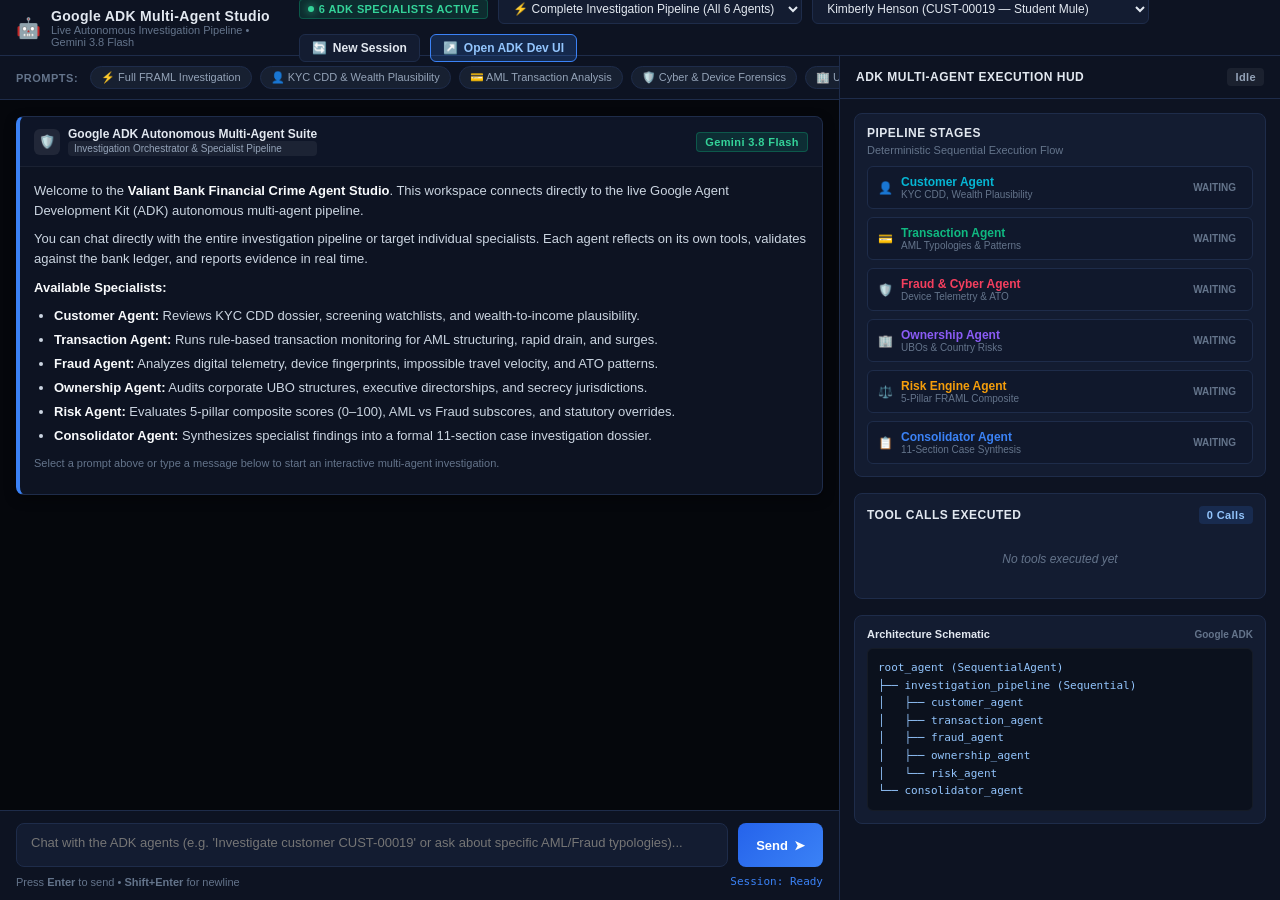
<file: web/adk_workflow.html>
<!DOCTYPE html>
<html lang="en">
<head>
    <meta charset="UTF-8">
    <meta name="viewport" content="width=device-width, initial-scale=1.0">
    <title>Google ADK Multi-Agent Investigation Studio</title>
    <style>
        :root {
            --bg-dark: #05070c;
            --panel-bg: #0d1322;
            --card-bg: #131c31;
            --card-subtle: rgba(59, 130, 246, 0.05);
            --border-color: #1e2c4a;
            --border-highlight: #3b82f6;
            --text-primary: #e2e8f0;
            --text-secondary: #94a3b8;
            --text-muted: #64748b;
            --accent-blue: #3b82f6;
            --accent-cyan: #06b6d4;
            --accent-purple: #8b5cf6;
            --accent-emerald: #10b981;
            --accent-amber: #f59e0b;
            --accent-rose: #f43f5e;
            --agent-customer: #06b6d4;
            --agent-tx: #10b981;
            --agent-fraud: #f43f5e;
            --agent-owner: #8b5cf6;
            --agent-risk: #f59e0b;
            --agent-consolidator: #3b82f6;
        }

        * {
            box-sizing: border-box;
            margin: 0;
            padding: 0;
        }

        body {
            background-color: var(--bg-dark);
            color: var(--text-primary);
            font-family: -apple-system, BlinkMacSystemFont, "Segoe UI", Roboto, "Helvetica Neue", Arial, sans-serif;
            height: 100vh;
            display: flex;
            flex-direction: column;
            overflow: hidden;
        }

        /* Top Command Header */
        .header-bar {
            height: 56px;
            background: var(--panel-bg);
            border-bottom: 1px solid var(--border-color);
            display: flex;
            align-items: center;
            justify-content: space-between;
            padding: 0 16px;
            gap: 12px;
            flex-shrink: 0;
            z-index: 10;
        }

        .header-title-group {
            display: flex;
            align-items: center;
            gap: 10px;
        }

        .header-icon {
            font-size: 20px;
        }

        .header-title {
            font-size: 14px;
            font-weight: 700;
            color: var(--text-primary);
            letter-spacing: 0.3px;
        }

        .header-subtitle {
            font-size: 11px;
            color: var(--text-muted);
        }

        .header-controls {
            display: flex;
            align-items: center;
            gap: 10px;
            flex-wrap: wrap;
        }

        .badge {
            display: inline-flex;
            align-items: center;
            gap: 5px;
            font-size: 11px;
            font-weight: 600;
            padding: 3px 8px;
            border-radius: 4px;
            letter-spacing: 0.4px;
        }

        .badge-live {
            background: rgba(16, 185, 129, 0.15);
            color: #34d399;
            border: 1px solid rgba(16, 185, 129, 0.3);
        }

        .badge-live .pulse-dot {
            width: 6px;
            height: 6px;
            border-radius: 50%;
            background: #34d399;
            box-shadow: 0 0 8px #34d399;
            animation: pulse 1.8s infinite;
        }

        @keyframes pulse {
            0% { transform: scale(0.9); opacity: 0.8; }
            50% { transform: scale(1.4); opacity: 1; }
            100% { transform: scale(0.9); opacity: 0.8; }
        }

        .select-input {
            background: var(--card-bg);
            border: 1px solid var(--border-color);
            color: var(--text-primary);
            padding: 6px 10px;
            border-radius: 6px;
            font-size: 12px;
            outline: none;
            cursor: pointer;
            transition: border-color 0.2s;
        }

        .select-input:focus {
            border-color: var(--accent-blue);
        }

        .btn {
            background: var(--card-bg);
            border: 1px solid var(--border-color);
            color: var(--text-primary);
            padding: 6px 12px;
            border-radius: 6px;
            font-size: 12px;
            font-weight: 600;
            cursor: pointer;
            display: inline-flex;
            align-items: center;
            gap: 6px;
            transition: all 0.2s;
            text-decoration: none;
        }

        .btn:hover {
            border-color: var(--accent-blue);
            background: rgba(59, 130, 246, 0.15);
            color: #60a5fa;
        }

        .btn-primary {
            background: rgba(59, 130, 246, 0.2);
            border-color: #3b82f6;
            color: #93c5fd;
        }

        .btn-primary:hover {
            background: #3b82f6;
            color: #ffffff;
        }

        /* Main Workspace Split */
        .workspace-split {
            flex: 1;
            display: grid;
            grid-template-columns: 1fr 440px;
            height: calc(100vh - 56px);
            overflow: hidden;
        }

        @media (max-width: 1080px) {
            .workspace-split {
                grid-template-columns: 1fr;
            }
            .right-panel {
                display: none;
            }
        }

        /* Left Chat Console */
        .chat-console {
            display: flex;
            flex-direction: column;
            height: 100%;
            background: var(--bg-dark);
            border-right: 1px solid var(--border-color);
            overflow: hidden;
            position: relative;
        }

        /* Quick Pills Bar */
        .quick-pills-bar {
            padding: 10px 16px;
            background: var(--panel-bg);
            border-bottom: 1px solid var(--border-color);
            display: flex;
            align-items: center;
            gap: 8px;
            overflow-x: auto;
            white-space: nowrap;
            flex-shrink: 0;
        }

        .quick-pills-bar::-webkit-scrollbar {
            height: 4px;
        }

        .quick-pills-bar::-webkit-scrollbar-thumb {
            background: var(--border-color);
            border-radius: 2px;
        }

        .pill-label {
            font-size: 11px;
            color: var(--text-muted);
            font-weight: 700;
            text-transform: uppercase;
            letter-spacing: 0.5px;
            margin-right: 4px;
        }

        .pill-chip {
            background: rgba(30, 41, 59, 0.6);
            border: 1px solid var(--border-color);
            color: var(--text-secondary);
            font-size: 11px;
            padding: 4px 10px;
            border-radius: 14px;
            cursor: pointer;
            transition: all 0.2s;
            user-select: none;
        }

        .pill-chip:hover {
            border-color: var(--accent-blue);
            background: rgba(59, 130, 246, 0.15);
            color: #93c5fd;
        }

        /* Chat Messages Stream */
        .messages-container {
            flex: 1;
            overflow-y: auto;
            padding: 16px;
            display: flex;
            flex-direction: column;
            gap: 16px;
        }

        .messages-container::-webkit-scrollbar {
            width: 6px;
        }

        .messages-container::-webkit-scrollbar-thumb {
            background: var(--border-color);
            border-radius: 3px;
        }

        .message-bubble {
            display: flex;
            flex-direction: column;
            max-width: 95%;
            animation: fadeIn 0.25s ease-out;
        }

        @keyframes fadeIn {
            from { opacity: 0; transform: translateY(6px); }
            to { opacity: 1; transform: translateY(0); }
        }

        .message-user {
            align-self: flex-end;
            max-width: 80%;
        }

        .user-content {
            background: linear-gradient(135deg, rgba(37, 99, 235, 0.25), rgba(59, 130, 246, 0.15));
            border: 1px solid rgba(59, 130, 246, 0.4);
            padding: 10px 14px;
            border-radius: 12px 12px 2px 12px;
            color: #f1f5f9;
            font-size: 13px;
            line-height: 1.45;
        }

        .message-agent-wrapper {
            align-self: flex-start;
            width: 100%;
            display: flex;
            flex-direction: column;
            gap: 8px;
        }

        /* Specialist Agent Card */
        .agent-card {
            background: var(--panel-bg);
            border: 1px solid var(--border-color);
            border-radius: 8px;
            overflow: hidden;
            box-shadow: 0 4px 12px rgba(0, 0, 0, 0.4);
            transition: border-color 0.2s;
        }

        .agent-card.customer_agent { border-left: 4px solid var(--agent-customer); }
        .agent-card.transaction_agent { border-left: 4px solid var(--agent-tx); }
        .agent-card.fraud_agent { border-left: 4px solid var(--agent-fraud); }
        .agent-card.ownership_agent { border-left: 4px solid var(--agent-owner); }
        .agent-card.risk_agent { border-left: 4px solid var(--agent-risk); }
        .agent-card.consolidator_agent { border-left: 4px solid var(--agent-consolidator); }
        .agent-card.investigation_agent { border-left: 4px solid var(--accent-blue); }

        .agent-header {
            padding: 10px 14px;
            background: rgba(15, 23, 42, 0.6);
            display: flex;
            align-items: center;
            justify-content: space-between;
            border-bottom: 1px solid rgba(255, 255, 255, 0.05);
        }

        .agent-badge-group {
            display: flex;
            align-items: center;
            gap: 8px;
        }

        .agent-avatar {
            width: 26px;
            height: 26px;
            border-radius: 6px;
            display: flex;
            align-items: center;
            justify-content: center;
            font-size: 13px;
            background: rgba(255, 255, 255, 0.08);
        }

        .agent-name-text {
            font-size: 12px;
            font-weight: 700;
            color: var(--text-primary);
        }

        .agent-role-pill {
            font-size: 10px;
            padding: 2px 6px;
            border-radius: 4px;
            background: rgba(255, 255, 255, 0.06);
            color: var(--text-secondary);
        }

        .agent-tools-count {
            font-size: 11px;
            color: var(--text-muted);
        }

        /* Tool calls drawer */
        .tool-calls-drawer {
            padding: 8px 14px;
            background: rgba(0, 0, 0, 0.2);
            border-bottom: 1px solid rgba(255, 255, 255, 0.04);
            display: flex;
            flex-direction: column;
            gap: 6px;
        }

        .tool-call-item {
            font-family: ui-monospace, SFMono-Regular, Menlo, Monaco, Consolas, monospace;
            font-size: 11px;
            background: rgba(15, 23, 42, 0.9);
            border: 1px solid rgba(59, 130, 246, 0.2);
            border-radius: 5px;
            padding: 5px 8px;
            color: #93c5fd;
            display: flex;
            align-items: center;
            justify-content: space-between;
        }

        .tool-name-highlight {
            color: #38bdf8;
            font-weight: 700;
        }

        .tool-args-preview {
            color: var(--text-secondary);
            font-size: 10px;
            margin-left: 6px;
        }

        .tool-status-icon {
            font-size: 10px;
            color: #34d399;
        }

        .agent-body {
            padding: 14px;
            font-size: 13px;
            line-height: 1.55;
            color: #cbd5e1;
        }

        .agent-body h3, .agent-body h4 {
            color: #f1f5f9;
            margin: 12px 0 6px 0;
            font-size: 13px;
            font-weight: 700;
        }

        .agent-body p {
            margin-bottom: 8px;
        }

        .agent-body ul {
            padding-left: 20px;
            margin-bottom: 8px;
        }

        .agent-body li {
            margin-bottom: 4px;
        }

        .agent-body strong {
            color: #f8fafc;
        }

        .agent-body code {
            font-family: ui-monospace, monospace;
            background: rgba(255, 255, 255, 0.08);
            color: #e2e8f0;
            padding: 1px 4px;
            border-radius: 3px;
            font-size: 11px;
        }

        /* Live Thinking Indicator */
        .thinking-card {
            background: rgba(30, 41, 59, 0.4);
            border: 1px dashed var(--border-color);
            border-radius: 8px;
            padding: 12px 16px;
            display: flex;
            align-items: center;
            gap: 12px;
            color: var(--text-secondary);
            font-size: 12px;
        }

        .spinner {
            width: 16px;
            height: 16px;
            border: 2px solid rgba(59, 130, 246, 0.2);
            border-top-color: #3b82f6;
            border-radius: 50%;
            animation: spin 0.8s linear infinite;
        }

        @keyframes spin {
            to { transform: rotate(360deg); }
        }

        /* Bottom Chat Input Form */
        .chat-input-bar {
            padding: 12px 16px;
            background: var(--panel-bg);
            border-top: 1px solid var(--border-color);
            display: flex;
            flex-direction: column;
            gap: 8px;
            flex-shrink: 0;
        }

        .input-row {
            display: flex;
            gap: 10px;
            align-items: flex-end;
        }

        .chat-textarea {
            flex: 1;
            background: var(--card-bg);
            border: 1px solid var(--border-color);
            color: var(--text-primary);
            padding: 10px 14px;
            border-radius: 8px;
            font-size: 13px;
            font-family: inherit;
            resize: none;
            height: 44px;
            outline: none;
            transition: all 0.2s;
            line-height: 1.4;
        }

        .chat-textarea:focus {
            border-color: var(--accent-blue);
            height: 72px;
            box-shadow: 0 0 10px rgba(59, 130, 246, 0.2);
        }

        .chat-textarea:disabled {
            opacity: 0.6;
            cursor: not-allowed;
        }

        .btn-send {
            height: 44px;
            padding: 0 18px;
            background: linear-gradient(135deg, #2563eb, #3b82f6);
            border: none;
            border-radius: 8px;
            color: white;
            font-weight: 700;
            font-size: 13px;
            cursor: pointer;
            display: flex;
            align-items: center;
            gap: 6px;
            transition: all 0.2s;
        }

        .btn-send:hover {
            opacity: 0.92;
            transform: translateY(-1px);
        }

        .btn-send:disabled {
            opacity: 0.4;
            cursor: not-allowed;
            transform: none;
        }

        .input-hint-row {
            display: flex;
            justify-content: space-between;
            align-items: center;
            font-size: 11px;
            color: var(--text-muted);
        }

        /* Right Panel: Workflow Telemetry & Architecture */
        .right-panel {
            background: var(--panel-bg);
            display: flex;
            flex-direction: column;
            height: 100%;
            overflow: hidden;
        }

        .panel-header {
            padding: 12px 16px;
            border-bottom: 1px solid var(--border-color);
            display: flex;
            align-items: center;
            justify-content: space-between;
        }

        .panel-title {
            font-size: 12px;
            font-weight: 700;
            color: var(--text-primary);
            text-transform: uppercase;
            letter-spacing: 0.5px;
        }

        .panel-content {
            flex: 1;
            overflow-y: auto;
            padding: 14px;
            display: flex;
            flex-direction: column;
            gap: 16px;
        }

        .panel-content::-webkit-scrollbar {
            width: 5px;
        }

        .panel-content::-webkit-scrollbar-thumb {
            background: var(--border-color);
            border-radius: 2px;
        }

        /* Pipeline Steps Visualizer */
        .pipeline-card {
            background: var(--card-bg);
            border: 1px solid var(--border-color);
            border-radius: 8px;
            padding: 12px;
        }

        .pipeline-steps-list {
            display: flex;
            flex-direction: column;
            gap: 8px;
            margin-top: 10px;
        }

        .pipeline-step-item {
            display: flex;
            align-items: center;
            justify-content: space-between;
            padding: 8px 10px;
            background: rgba(15, 23, 42, 0.7);
            border: 1px solid var(--border-color);
            border-radius: 6px;
            font-size: 12px;
            transition: all 0.2s;
        }

        .pipeline-step-item.active {
            border-color: var(--accent-blue);
            background: rgba(59, 130, 246, 0.15);
            box-shadow: 0 0 10px rgba(59, 130, 246, 0.2);
        }

        .pipeline-step-item.completed {
            border-color: rgba(16, 185, 129, 0.4);
            background: rgba(16, 185, 129, 0.08);
        }

        .step-label-group {
            display: flex;
            align-items: center;
            gap: 8px;
        }

        .step-status-tag {
            font-size: 10px;
            font-weight: 700;
            padding: 2px 6px;
            border-radius: 3px;
            text-transform: uppercase;
        }

        .tag-waiting { color: var(--text-muted); }
        .tag-running { color: #60a5fa; background: rgba(59, 130, 246, 0.2); animation: pulse 1.5s infinite; }
        .tag-done { color: #34d399; background: rgba(16, 185, 129, 0.2); }

        /* Architecture Schematic Box */
        .schematic-box {
            background: var(--card-bg);
            border: 1px solid var(--border-color);
            border-radius: 8px;
            padding: 12px;
            font-size: 11px;
            color: var(--text-secondary);
        }

        .schematic-title {
            font-weight: 700;
            color: var(--text-primary);
            margin-bottom: 8px;
            display: flex;
            align-items: center;
            justify-content: space-between;
        }

        .tree-view {
            font-family: ui-monospace, SFMono-Regular, Menlo, Monaco, Consolas, monospace;
            background: rgba(10, 15, 25, 0.8);
            padding: 10px;
            border-radius: 6px;
            border: 1px solid rgba(255, 255, 255, 0.04);
            color: #93c5fd;
            line-height: 1.6;
        }

        /* Tool Chronology Feed */
        .tool-ticker-card {
            background: var(--card-bg);
            border: 1px solid var(--border-color);
            border-radius: 8px;
            padding: 12px;
        }

        .ticker-list {
            margin-top: 8px;
            display: flex;
            flex-direction: column;
            gap: 6px;
            max-height: 160px;
            overflow-y: auto;
        }

        .ticker-entry {
            font-size: 11px;
            padding: 4px 6px;
            background: rgba(15, 23, 42, 0.8);
            border-radius: 4px;
            border-left: 2px solid var(--accent-cyan);
            color: var(--text-secondary);
            display: flex;
            justify-content: space-between;
            align-items: center;
        }

        .empty-placeholder {
            text-align: center;
            color: var(--text-muted);
            font-size: 12px;
            padding: 20px 0;
            font-style: italic;
        }
    </style>
</head>
<body>

    <!-- Header Bar -->
    <div class="header-bar">
        <div class="header-title-group">
            <span class="header-icon">🤖</span>
            <div>
                <div class="header-title">Google ADK Multi-Agent Studio</div>
                <div class="header-subtitle">Live Autonomous Investigation Pipeline • Gemini 3.8 Flash</div>
            </div>
        </div>

        <div class="header-controls">
            <div class="badge badge-live">
                <span class="pulse-dot"></span>
                <span>6 ADK SPECIALISTS ACTIVE</span>
            </div>

            <!-- Target Agent Selector -->
            <select id="agent-target-select" class="select-input" title="Select which agent to invoke">
                <option value="all" selected>⚡ Complete Investigation Pipeline (All 6 Agents)</option>
                <option value="customer_agent">👤 Customer Agent (KYC CDD & Wealth)</option>
                <option value="transaction_agent">💳 Transaction Agent (AML Typologies)</option>
                <option value="fraud_agent">🛡️ Fraud Agent (Device & Cyber Forensics)</option>
                <option value="ownership_agent">🏢 Ownership Agent (UBOs & Country Risk)</option>
                <option value="risk_agent">⚖️ Risk Agent (5-Pillar Scores & Overrides)</option>
                <option value="consolidator_agent">📋 Consolidator Agent (Case Synthesis)</option>
            </select>

            <!-- Customer Picker -->
            <select id="customer-select" class="select-input" title="Pick customer target">
                <option value="CUST-00019" selected>Kimberly Henson (CUST-00019 — Student Mule)</option>
                <option value="CUST-00015">James Moran (CUST-00015 — Cash Structuring)</option>
                <option value="CUST-00021">Mark Johnson (CUST-00021 — Car Dealer Structuring)</option>
                <option value="CUST-00004">Cynthia Diaz (CUST-00004 — Card Fraud Victim)</option>
                <option value="CUST-00002">Anthony Gonzalez (CUST-00002 — Clean Baseline)</option>
            </select>

            <!-- Clear / New Session -->
            <button id="btn-new-session" class="btn" title="Start fresh investigation session">
                <span>🔄</span> New Session
            </button>

            <!-- External ADK Dev UI Launcher -->
            <a href="/dev-ui/" target="_blank" class="btn btn-primary" title="Open native Google ADK Dev UI in new tab">
                <span>↗️</span> Open ADK Dev UI
            </a>
        </div>
    </div>

    <!-- Main Workspace Split -->
    <div class="workspace-split">
        <!-- Left: Interactive Chat Console -->
        <div class="chat-console">
            <!-- Quick Chips Bar -->
            <div class="quick-pills-bar">
                <span class="pill-label">Prompts:</span>
                <button class="pill-chip" onclick="applyQuickPrompt('Investigate customer ' + getSelectedCustomer() + ' thoroughly. Run the full FRAML multi-agent workflow.')">
                    ⚡ Full FRAML Investigation
                </button>
                <button class="pill-chip" onclick="applyQuickPrompt('Review KYC CDD dossier, occupation, and wealth plausibility for ' + getSelectedCustomer())">
                    👤 KYC CDD & Wealth Plausibility
                </button>
                <button class="pill-chip" onclick="applyQuickPrompt('Analyze transaction patterns, volume spikes, and triggered AML alerts for ' + getSelectedCustomer())">
                    💳 AML Transaction Analysis
                </button>
                <button class="pill-chip" onclick="applyQuickPrompt('Audit device fingerprints, IP locations, impossible travel, and fraud alerts for ' + getSelectedCustomer())">
                    🛡️ Cyber & Device Forensics
                </button>
                <button class="pill-chip" onclick="applyQuickPrompt('Map beneficial ownership, UBO stakes, and FATF country risks for ' + getSelectedCustomer())">
                    🏢 UBO & Control Structure
                </button>
                <button class="pill-chip" onclick="applyQuickPrompt('Evaluate 5-pillar risk scores, statutory overrides, and audit checklist for ' + getSelectedCustomer())">
                    ⚖️ 5-Pillar Score & Overrides
                </button>
            </div>

            <!-- Messages Stream -->
            <div class="messages-container" id="messages-container">
                <!-- Welcome system greeting -->
                <div class="message-agent-wrapper">
                    <div class="agent-card investigation_agent">
                        <div class="agent-header">
                            <div class="agent-badge-group">
                                <div class="agent-avatar">🛡️</div>
                                <div>
                                    <div class="agent-name-text">Google ADK Autonomous Multi-Agent Suite</div>
                                    <div class="agent-role-pill">Investigation Orchestrator & Specialist Pipeline</div>
                                </div>
                            </div>
                            <span class="badge badge-live">Gemini 3.8 Flash</span>
                        </div>
                        <div class="agent-body">
                            <p>Welcome to the <strong>Valiant Bank Financial Crime Agent Studio</strong>. This workspace connects directly to the live Google Agent Development Kit (ADK) autonomous multi-agent pipeline.</p>
                            <p>You can chat directly with the entire investigation pipeline or target individual specialists. Each agent reflects on its own tools, validates against the bank ledger, and reports evidence in real time.</p>
                            <p><strong>Available Specialists:</strong></p>
                            <ul>
                                <li><strong>Customer Agent:</strong> Reviews KYC CDD dossier, screening watchlists, and wealth-to-income plausibility.</li>
                                <li><strong>Transaction Agent:</strong> Runs rule-based transaction monitoring for AML structuring, rapid drain, and surges.</li>
                                <li><strong>Fraud Agent:</strong> Analyzes digital telemetry, device fingerprints, impossible travel velocity, and ATO patterns.</li>
                                <li><strong>Ownership Agent:</strong> Audits corporate UBO structures, executive directorships, and secrecy jurisdictions.</li>
                                <li><strong>Risk Agent:</strong> Evaluates 5-pillar composite scores (0–100), AML vs Fraud subscores, and statutory overrides.</li>
                                <li><strong>Consolidator Agent:</strong> Synthesizes specialist findings into a formal 11-section case investigation dossier.</li>
                            </ul>
                            <p style="margin-top: 8px; color: var(--text-muted); font-size: 11px;">Select a prompt above or type a message below to start an interactive multi-agent investigation.</p>
                        </div>
                    </div>
                </div>
            </div>

            <!-- Input Bar -->
            <div class="chat-input-bar">
                <div class="input-row">
                    <textarea 
                        id="chat-input" 
                        class="chat-textarea" 
                        placeholder="Chat with the ADK agents (e.g. 'Investigate customer CUST-00019' or ask about specific AML/Fraud typologies)..."
                    ></textarea>
                    <button id="btn-send" class="btn-send" title="Send message to agents">
                        <span>Send</span>
                        <span>➤</span>
                    </button>
                </div>
                <div class="input-hint-row">
                    <span>Press <strong>Enter</strong> to send • <strong>Shift+Enter</strong> for newline</span>
                    <span id="session-tag" style="color: var(--accent-blue); font-family: ui-monospace, monospace;">Session: Ready</span>
                </div>
            </div>
        </div>

        <!-- Right: Live Pipeline Telemetry & Architecture -->
        <div class="right-panel">
            <div class="panel-header">
                <div class="panel-title">ADK Multi-Agent Execution HUD</div>
                <span id="workflow-status-badge" class="badge" style="background: rgba(255,255,255,0.06); color: var(--text-secondary);">
                    Idle
                </span>
            </div>

            <div class="panel-content">
                <!-- Pipeline Stages Tracker -->
                <div class="pipeline-card">
                    <div class="panel-title" style="margin-bottom: 4px;">Pipeline Stages</div>
                    <div style="font-size: 11px; color: var(--text-muted);">Deterministic Sequential Execution Flow</div>
                    
                    <div class="pipeline-steps-list">
                        <div class="pipeline-step-item" id="stage-customer_agent">
                            <div class="step-label-group">
                                <span>👤</span>
                                <div>
                                    <strong style="color: var(--agent-customer);">Customer Agent</strong>
                                    <div style="font-size: 10px; color: var(--text-muted);">KYC CDD, Wealth Plausibility</div>
                                </div>
                            </div>
                            <span class="step-status-tag tag-waiting" id="tag-customer_agent">Waiting</span>
                        </div>

                        <div class="pipeline-step-item" id="stage-transaction_agent">
                            <div class="step-label-group">
                                <span>💳</span>
                                <div>
                                    <strong style="color: var(--agent-tx);">Transaction Agent</strong>
                                    <div style="font-size: 10px; color: var(--text-muted);">AML Typologies & Patterns</div>
                                </div>
                            </div>
                            <span class="step-status-tag tag-waiting" id="tag-transaction_agent">Waiting</span>
                        </div>

                        <div class="pipeline-step-item" id="stage-fraud_agent">
                            <div class="step-label-group">
                                <span>🛡️</span>
                                <div>
                                    <strong style="color: var(--agent-fraud);">Fraud & Cyber Agent</strong>
                                    <div style="font-size: 10px; color: var(--text-muted);">Device Telemetry & ATO</div>
                                </div>
                            </div>
                            <span class="step-status-tag tag-waiting" id="tag-fraud_agent">Waiting</span>
                        </div>

                        <div class="pipeline-step-item" id="stage-ownership_agent">
                            <div class="step-label-group">
                                <span>🏢</span>
                                <div>
                                    <strong style="color: var(--agent-owner);">Ownership Agent</strong>
                                    <div style="font-size: 10px; color: var(--text-muted);">UBOs & Country Risks</div>
                                </div>
                            </div>
                            <span class="step-status-tag tag-waiting" id="tag-ownership_agent">Waiting</span>
                        </div>

                        <div class="pipeline-step-item" id="stage-risk_agent">
                            <div class="step-label-group">
                                <span>⚖️</span>
                                <div>
                                    <strong style="color: var(--agent-risk);">Risk Engine Agent</strong>
                                    <div style="font-size: 10px; color: var(--text-muted);">5-Pillar FRAML Composite</div>
                                </div>
                            </div>
                            <span class="step-status-tag tag-waiting" id="tag-risk_agent">Waiting</span>
                        </div>

                        <div class="pipeline-step-item" id="stage-consolidator_agent">
                            <div class="step-label-group">
                                <span>📋</span>
                                <div>
                                    <strong style="color: var(--agent-consolidator);">Consolidator Agent</strong>
                                    <div style="font-size: 10px; color: var(--text-muted);">11-Section Case Synthesis</div>
                                </div>
                            </div>
                            <span class="step-status-tag tag-waiting" id="tag-consolidator_agent">Waiting</span>
                        </div>
                    </div>
                </div>

                <!-- Real-time Tool Call Activity Log -->
                <div class="tool-ticker-card">
                    <div style="display: flex; justify-content: space-between; align-items: center;">
                        <div class="panel-title">Tool Calls Executed</div>
                        <span id="tools-counter" class="badge" style="background: rgba(59, 130, 246, 0.15); color: #93c5fd;">
                            0 Calls
                        </span>
                    </div>
                    <div class="ticker-list" id="ticker-list">
                        <div class="empty-placeholder">No tools executed yet</div>
                    </div>
                </div>

                <!-- Architecture Schematic -->
                <div class="schematic-box">
                    <div class="schematic-title">
                        <span>Architecture Schematic</span>
                        <span style="font-size: 10px; color: var(--text-muted);">Google ADK</span>
                    </div>
                    <pre class="tree-view">
root_agent (SequentialAgent)
├── investigation_pipeline (Sequential)
│   ├── customer_agent
│   ├── transaction_agent
│   ├── fraud_agent
│   ├── ownership_agent
│   └── risk_agent
└── consolidator_agent</pre>
                </div>
            </div>
        </div>
    </div>

    <!-- Application Script -->
    <script>
        let activeSessionId = null;
        let isProcessing = false;
        let totalToolCallsCount = 0;
        let activeAgentCards = {};

        const STAGES = [
            "customer_agent",
            "transaction_agent",
            "fraud_agent",
            "ownership_agent",
            "risk_agent",
            "consolidator_agent"
        ];

        const AGENT_METADATA = {
            "customer_agent": {
                name: "Customer Agent",
                icon: "👤",
                role: "KYC CDD & Wealth Plausibility Specialist",
                color: "var(--agent-customer)"
            },
            "transaction_agent": {
                name: "Transaction Agent",
                icon: "💳",
                role: "AML Monitoring & Transaction Anomaly Specialist",
                color: "var(--agent-tx)"
            },
            "fraud_agent": {
                name: "Fraud & Cybercrime Agent",
                icon: "🛡️",
                role: "Device Telemetry & ATO Forensics Specialist",
                color: "var(--agent-fraud)"
            },
            "ownership_agent": {
                name: "Ownership & Control Agent",
                icon: "🏢",
                role: "UBO & Corporate Jurisdictions Specialist",
                color: "var(--agent-owner)"
            },
            "risk_agent": {
                name: "Risk & Governance Agent",
                icon: "⚖️",
                role: "5-Pillar FRAML Composite & Regulatory Overrides",
                color: "var(--agent-risk)"
            },
            "consolidator_agent": {
                name: "Consolidator Agent",
                icon: "📋",
                role: "Lead Financial Crime Investigator (Case Synthesis)",
                color: "var(--agent-consolidator)"
            },
            "investigation_agent": {
                name: "Investigation Orchestrator",
                icon: "🤖",
                role: "Root Sequential Orchestrator",
                color: "var(--accent-blue)"
            }
        };

        function getSelectedCustomer() {
            const select = document.getElementById("customer-select");
            return select ? select.value : "CUST-00019";
        }

        function applyQuickPrompt(text) {
            const input = document.getElementById("chat-input");
            if (input) {
                input.value = text;
                input.focus();
            }
        }

        function resetPipelineUI() {
            STAGES.forEach(s => {
                const item = document.getElementById("stage-" + s);
                const tag = document.getElementById("tag-" + s);
                if (item) {
                    item.className = "pipeline-step-item";
                }
                if (tag) {
                    tag.className = "step-status-tag tag-waiting";
                    tag.textContent = "Waiting";
                }
            });
            const statusBadge = document.getElementById("workflow-status-badge");
            if (statusBadge) {
                statusBadge.className = "badge";
                statusBadge.style.background = "rgba(255,255,255,0.06)";
                statusBadge.style.color = "var(--text-secondary)";
                statusBadge.textContent = "Idle";
            }
        }

        function setAgentStageStatus(agentName, status) {
            const item = document.getElementById("stage-" + agentName);
            const tag = document.getElementById("tag-" + agentName);
            const statusBadge = document.getElementById("workflow-status-badge");

            if (item && tag) {
                if (status === "running") {
                    item.className = "pipeline-step-item active";
                    tag.className = "step-status-tag tag-running";
                    tag.textContent = "Executing...";
                    if (statusBadge) {
                        statusBadge.className = "badge badge-live";
                        statusBadge.innerHTML = `<span class="pulse-dot"></span><span>${agentName} working</span>`;
                    }
                } else if (status === "done") {
                    item.className = "pipeline-step-item completed";
                    tag.className = "step-status-tag tag-done";
                    tag.textContent = "✓ Complete";
                }
            }
        }

        function recordToolCallInHUD(agentName, toolName, args) {
            totalToolCallsCount++;
            const counter = document.getElementById("tools-counter");
            if (counter) counter.textContent = `${totalToolCallsCount} Calls`;

            const list = document.getElementById("ticker-list");
            if (!list) return;

            const empty = list.querySelector(".empty-placeholder");
            if (empty) empty.remove();

            const entry = document.createElement("div");
            entry.className = "ticker-entry";
            const now = new Date().toLocaleTimeString().split(" ")[0];
            const meta = AGENT_METADATA[agentName] || { name: agentName };

            entry.innerHTML = `
                <div>
                    <strong style="color: #38bdf8;">${toolName}</strong>
                    <span style="font-size: 9px; color: var(--text-muted); margin-left: 4px;">(${meta.name})</span>
                </div>
                <span style="font-size: 9px; color: var(--text-muted);">${now}</span>
            `;
            list.prepend(entry);
        }

        // Markdown formatter for agent responses
        function formatMarkdown(text) {
            if (!text) return "";
            let html = text
                .replace(/&/g, "&amp;")
                .replace(/</g, "&lt;")
                .replace(/>/g, "&gt;");

            // Headings
            html = html.replace(/^### (.*$)/gim, '<h4>$1</h4>');
            html = html.replace(/^## (.*$)/gim, '<h3>$1</h3>');
            html = html.replace(/^# (.*$)/gim, '<h2>$1</h2>');

            // Bold and italics
            html = html.replace(/\*\*(.*?)\*\*/g, '<strong>$1</strong>');
            html = html.replace(/\*(.*?)\*/g, '<em>$1</em>');

            // Code blocks and inline code
            html = html.replace(/```([\s\S]*?)```/g, '<pre class="tree-view">$1</pre>');
            html = html.replace(/`([^`]+)`/g, '<code>$1</code>');

            // Lists
            html = html.replace(/^\s*\*\s+(.*$)/gim, '<li>$1</li>');
            html = html.replace(/^\s*-\s+(.*$)/gim, '<li>$1</li>');
            html = html.replace(/(<li>.*<\/li>)/gims, '<ul>$1</ul>');
            html = html.replace(/<\/ul>\s*<ul>/g, '');

            // Paragraphs
            html = html.replace(/\n\n+/g, '</p><p>');
            return `<p>${html}</p>`;
        }

        function appendUserMessage(text) {
            const container = document.getElementById("messages-container");
            if (!container) return;

            const wrapper = document.createElement("div");
            wrapper.className = "message-bubble message-user";
            wrapper.innerHTML = `<div class="user-content">${text.replace(/</g, "&lt;")}</div>`;
            container.appendChild(wrapper);
            container.scrollTop = container.scrollHeight;
        }

        function createThinkingIndicator(message = "Orchestrating Google ADK agents...") {
            const container = document.getElementById("messages-container");
            const thinking = document.createElement("div");
            thinking.id = "thinking-indicator";
            thinking.className = "message-bubble message-agent-wrapper";
            thinking.innerHTML = `
                <div class="thinking-card">
                    <div class="spinner"></div>
                    <span id="thinking-text">${message}</span>
                </div>
            `;
            container.appendChild(thinking);
            container.scrollTop = container.scrollHeight;
        }

        function removeThinkingIndicator() {
            const el = document.getElementById("thinking-indicator");
            if (el) el.remove();
        }

        function getOrCreateAgentCard(agentName) {
            if (activeAgentCards[agentName]) {
                return activeAgentCards[agentName];
            }

            const container = document.getElementById("messages-container");
            const meta = AGENT_METADATA[agentName] || {
                name: agentName,
                icon: "🤖",
                role: "Specialist Agent",
                color: "var(--accent-blue)"
            };

            const wrapper = document.createElement("div");
            wrapper.className = "message-bubble message-agent-wrapper";

            const card = document.createElement("div");
            card.className = `agent-card ${agentName}`;

            card.innerHTML = `
                <div class="agent-header">
                    <div class="agent-badge-group">
                        <div class="agent-avatar">${meta.icon}</div>
                        <div>
                            <div class="agent-name-text">${meta.name}</div>
                            <div class="agent-role-pill">${meta.role}</div>
                        </div>
                    </div>
                    <span class="agent-tools-count" id="tool-count-${agentName}">0 tools called</span>
                </div>
                <div class="tool-calls-drawer" id="tools-drawer-${agentName}" style="display: none;"></div>
                <div class="agent-body" id="body-${agentName}"></div>
            `;

            wrapper.appendChild(card);
            container.appendChild(wrapper);
            container.scrollTop = container.scrollHeight;

            activeAgentCards[agentName] = {
                card: card,
                toolsDrawer: card.querySelector(`#tools-drawer-${agentName}`),
                toolCountEl: card.querySelector(`#tool-count-${agentName}`),
                bodyEl: card.querySelector(`#body-${agentName}`),
                textBuffer: "",
                toolsCount: 0
            };

            return activeAgentCards[agentName];
        }

        async function submitAgentChat() {
            if (isProcessing) return;

            const input = document.getElementById("chat-input");
            const message = input.value.trim();
            if (!message) return;

            const agentTarget = document.getElementById("agent-target-select").value;
            const customerId = getSelectedCustomer();

            input.value = "";
            appendUserMessage(message);

            isProcessing = true;
            document.getElementById("btn-send").disabled = true;
            input.disabled = true;
            activeAgentCards = {};

            resetPipelineUI();
            createThinkingIndicator("Google ADK Orchestrator activating specialist pipeline...");

            try {
                const response = await fetch("/api/adk/chat/stream", {
                    method: "POST",
                    headers: { "Content-Type": "application/json" },
                    body: JSON.stringify({
                        message: message,
                        agent_target: agentTarget,
                        customer_id: customerId,
                        session_id: activeSessionId
                    })
                });

                if (!response.ok) {
                    throw new Error(`Server returned HTTP ${response.status}`);
                }

                removeThinkingIndicator();

                const reader = response.body.getReader();
                const decoder = new TextDecoder();
                let buffer = "";

                while (true) {
                    const { done, value } = await reader.read();
                    if (done) break;

                    buffer += decoder.decode(value, { stream: true });
                    const lines = buffer.split("\n\n");
                    buffer = lines.pop(); // Keep uncompleted tail

                    for (const block of lines) {
                        const trimmed = block.trim();
                        if (!trimmed.startsWith("data:")) continue;

                        try {
                            const eventData = JSON.parse(trimmed.replace(/^data:\s*/, ""));
                            handleADKStreamEvent(eventData);
                        } catch (err) {
                            console.warn("Error parsing SSE event:", err, trimmed);
                        }
                    }
                }

            } catch (err) {
                removeThinkingIndicator();
                const container = document.getElementById("messages-container");
                const errDiv = document.createElement("div");
                errDiv.className = "message-bubble message-agent-wrapper";
                errDiv.innerHTML = `
                    <div style="background: rgba(239, 68, 68, 0.15); border: 1px solid rgba(239, 68, 68, 0.4); border-radius: 8px; padding: 12px; color: #fca5a5; font-size: 13px;">
                        <strong>Investigation Execution Notice:</strong> ${err.message}
                    </div>
                `;
                container.appendChild(errDiv);
            } finally {
                isProcessing = false;
                document.getElementById("btn-send").disabled = false;
                input.disabled = false;
                input.focus();
                const statusBadge = document.getElementById("workflow-status-badge");
                if (statusBadge) {
                    statusBadge.className = "badge";
                    statusBadge.style.background = "rgba(16, 185, 129, 0.15)";
                    statusBadge.style.color = "#34d399";
                    statusBadge.textContent = "✓ Completed";
                }
            }
        }

        function handleADKStreamEvent(data) {
            const container = document.getElementById("messages-container");

            if (data.type === "init") {
                activeSessionId = data.session_id;
                const tag = document.getElementById("session-tag");
                if (tag) tag.textContent = `Session: ${data.session_id.substring(0, 8)}...`;
            } 
            else if (data.type === "agent_start") {
                const agent = data.agent || "investigation_agent";
                setAgentStageStatus(agent, "running");
                getOrCreateAgentCard(agent);
            } 
            else if (data.type === "tool_call") {
                const agent = data.agent || "customer_agent";
                setAgentStageStatus(agent, "running");
                const cardObj = getOrCreateAgentCard(agent);

                cardObj.toolsCount++;
                cardObj.toolCountEl.textContent = `${cardObj.toolsCount} tool${cardObj.toolsCount > 1 ? 's' : ''} called`;
                cardObj.toolsDrawer.style.display = "flex";

                const toolItem = document.createElement("div");
                toolItem.className = "tool-call-item";
                const argsStr = data.args ? JSON.stringify(data.args) : "{}";
                toolItem.innerHTML = `
                    <div>
                        <span>🔧</span>
                        <span class="tool-name-highlight">${data.tool}</span>
                        <span class="tool-args-preview">${argsStr.length > 50 ? argsStr.substring(0, 50) + '...' : argsStr}</span>
                    </div>
                    <span class="tool-status-icon">⏳ executing</span>
                `;
                cardObj.toolsDrawer.appendChild(toolItem);
                recordToolCallInHUD(agent, data.tool, data.args);

                if (container) container.scrollTop = container.scrollHeight;
            } 
            else if (data.type === "tool_response") {
                const agent = data.agent || "customer_agent";
                const cardObj = getOrCreateAgentCard(agent);
                const items = cardObj.toolsDrawer.querySelectorAll(".tool-call-item");
                if (items.length > 0) {
                    const last = items[items.length - 1];
                    const icon = last.querySelector(".tool-status-icon");
                    if (icon) {
                        icon.textContent = "✓ success";
                    }
                }
            } 
            else if (data.type === "agent_text") {
                const agent = data.agent || "investigation_agent";
                const cardObj = getOrCreateAgentCard(agent);
                cardObj.textBuffer += data.text;
                cardObj.bodyEl.innerHTML = formatMarkdown(cardObj.textBuffer);
                if (container) container.scrollTop = container.scrollHeight;
            } 
            else if (data.type === "agent_done") {
                const agent = data.agent;
                if (agent) {
                    setAgentStageStatus(agent, "done");
                }
            } 
            else if (data.type === "done") {
                STAGES.forEach(s => {
                    const tag = document.getElementById("tag-" + s);
                    if (tag && tag.textContent.includes("Executing")) {
                        setAgentStageStatus(s, "done");
                    }
                });
            }
        }

        // Initialize Event Listeners
        document.getElementById("btn-send").addEventListener("click", submitAgentChat);

        document.getElementById("chat-input").addEventListener("keydown", (e) => {
            if (e.key === "Enter" && !e.shiftKey) {
                e.preventDefault();
                submitAgentChat();
            }
        });

        document.getElementById("btn-new-session").addEventListener("click", () => {
            activeSessionId = null;
            totalToolCallsCount = 0;
            resetPipelineUI();
            const list = document.getElementById("ticker-list");
            if (list) list.innerHTML = '<div class="empty-placeholder">No tools executed yet</div>';
            const counter = document.getElementById("tools-counter");
            if (counter) counter.textContent = '0 Calls';
            const tag = document.getElementById("session-tag");
            if (tag) tag.textContent = 'Session: Ready';

            const container = document.getElementById("messages-container");
            if (container) {
                // Keep welcome message
                const firstCard = container.querySelector(".message-agent-wrapper");
                container.innerHTML = "";
                if (firstCard) container.appendChild(firstCard);
            }
        });
    </script>
</body>
</html>
</file>
